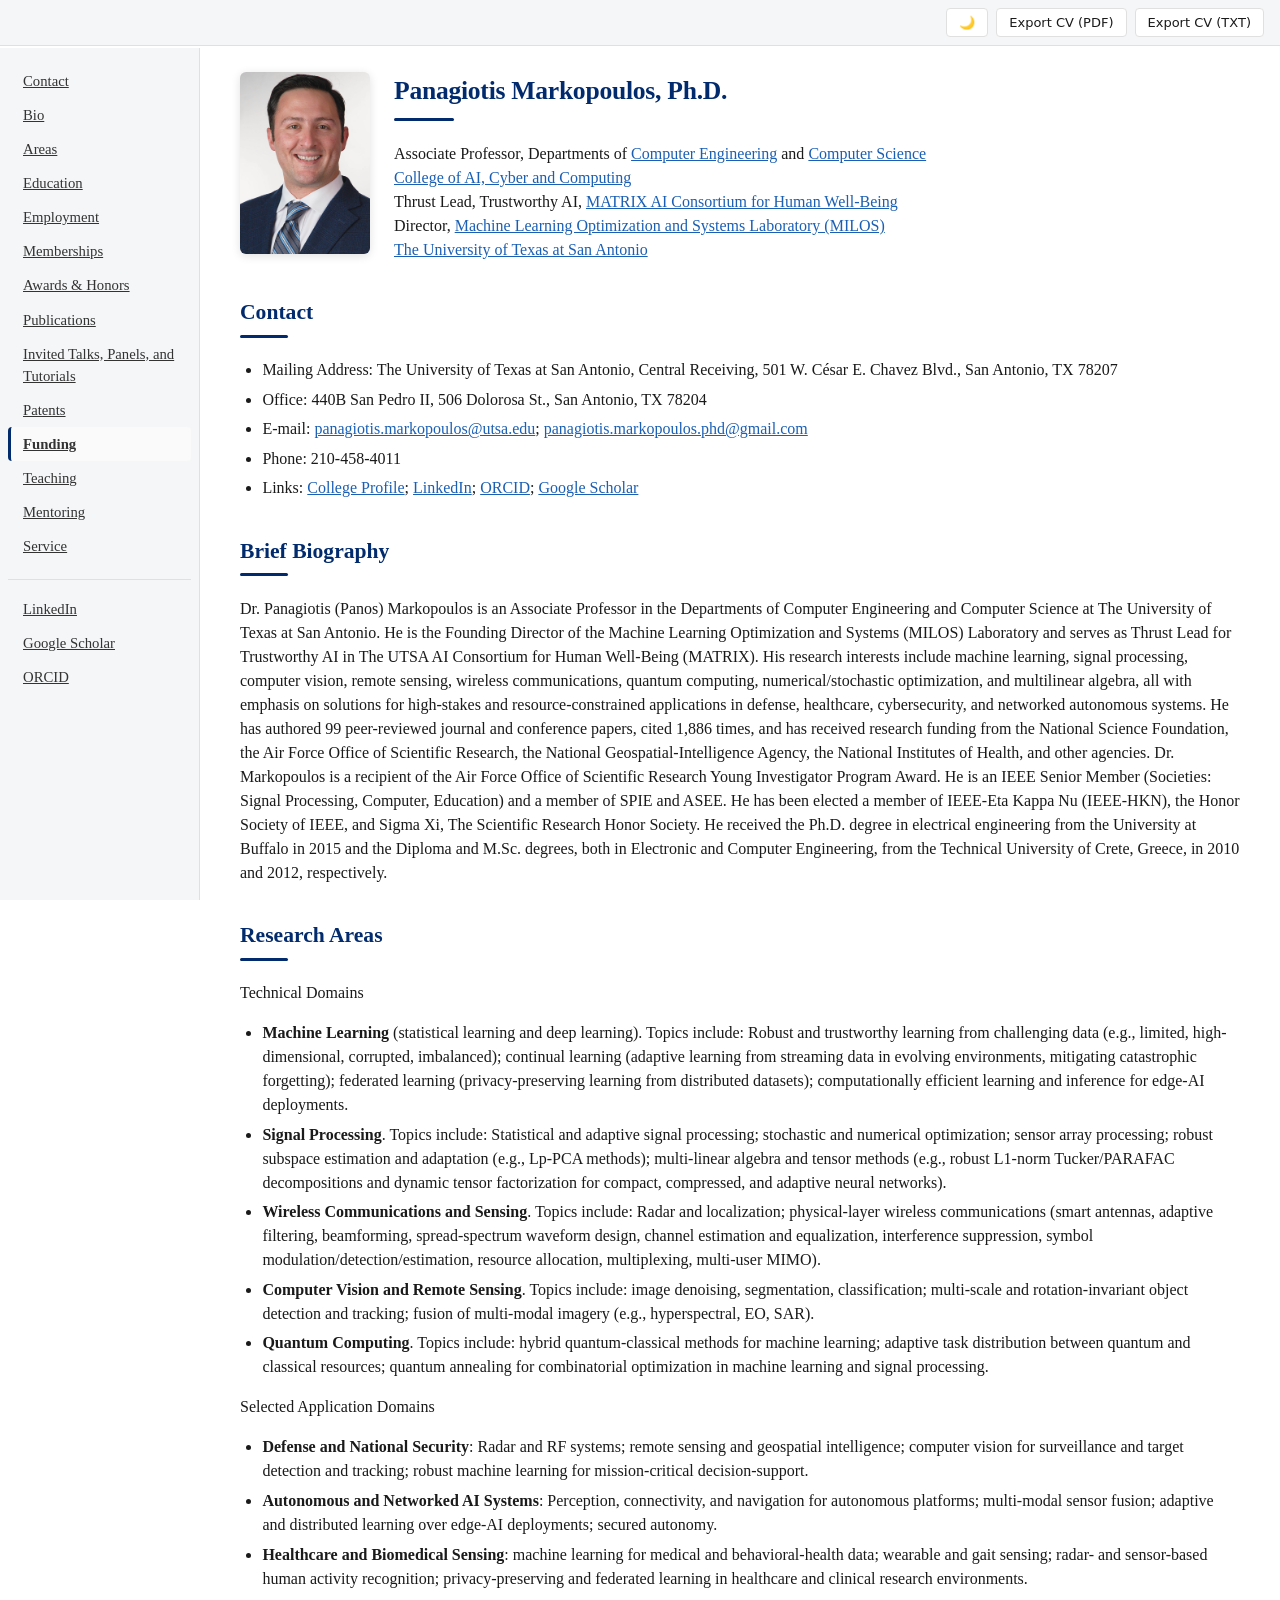
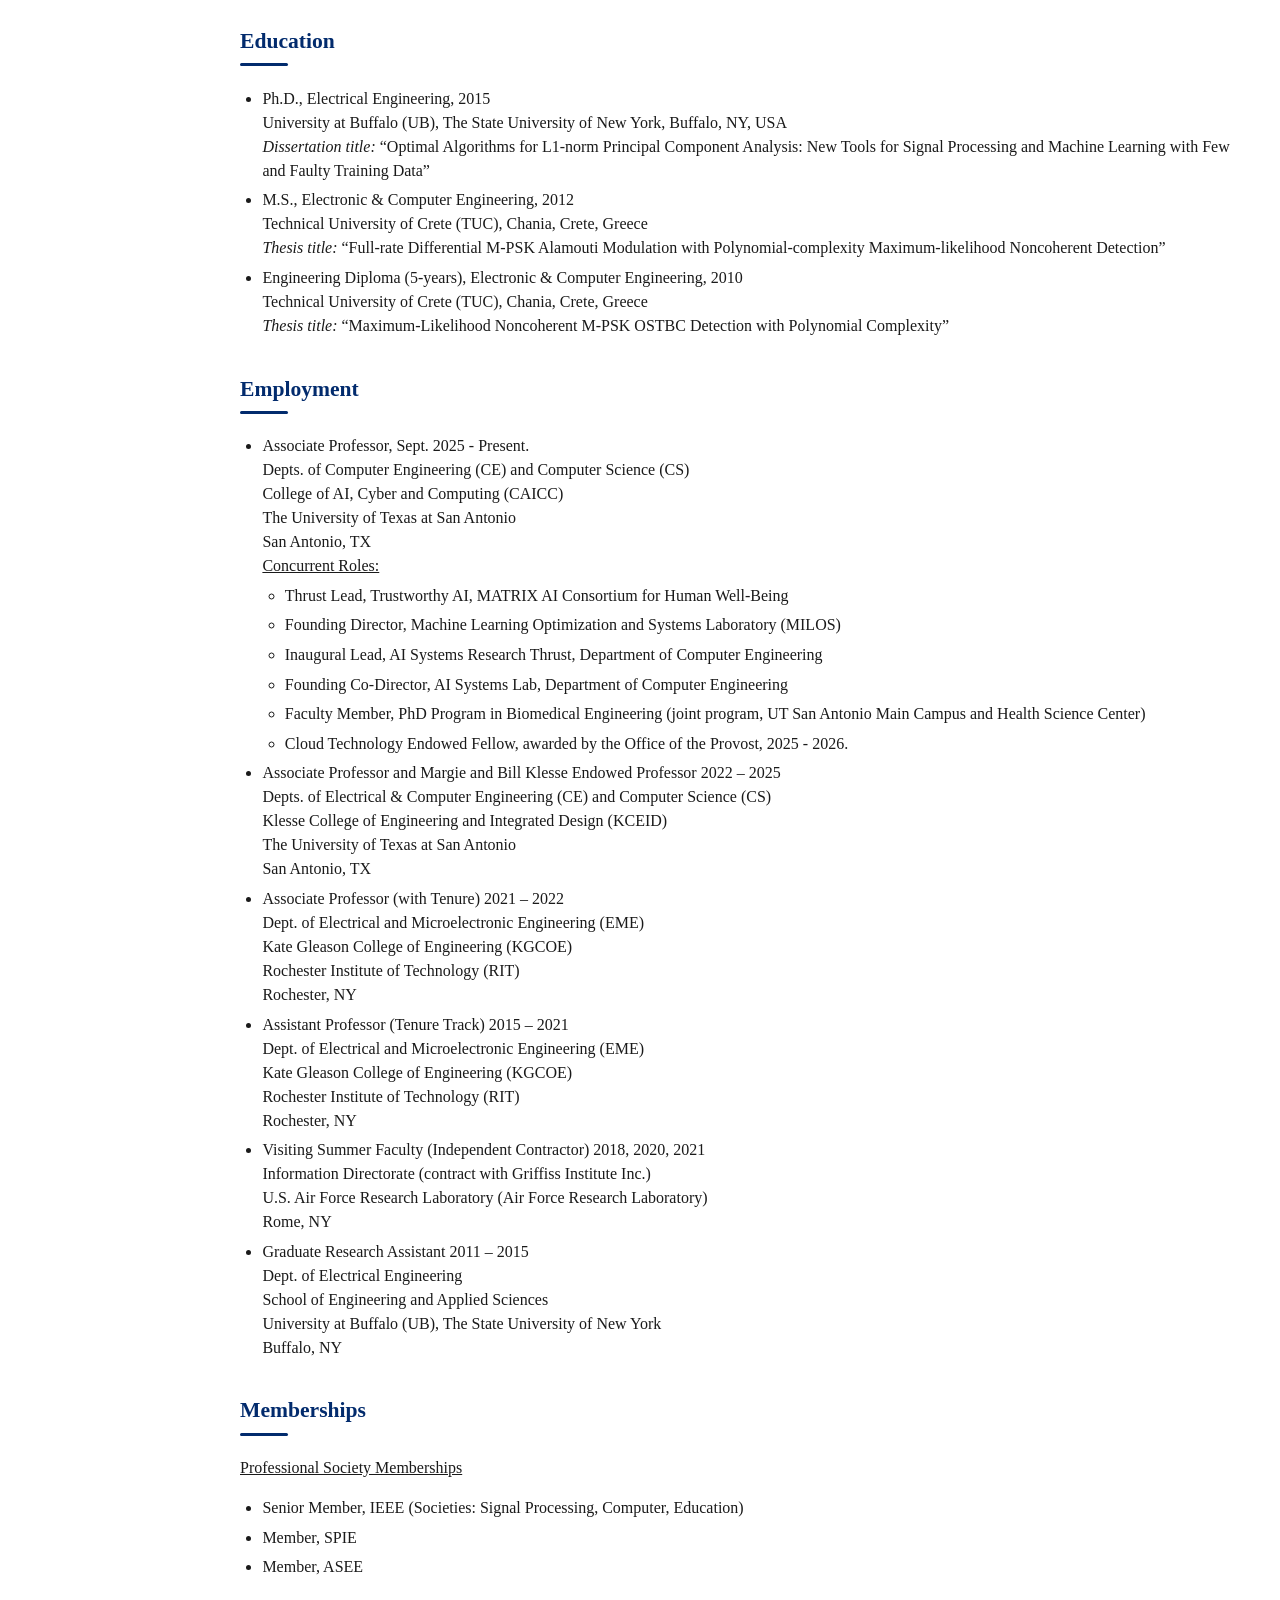
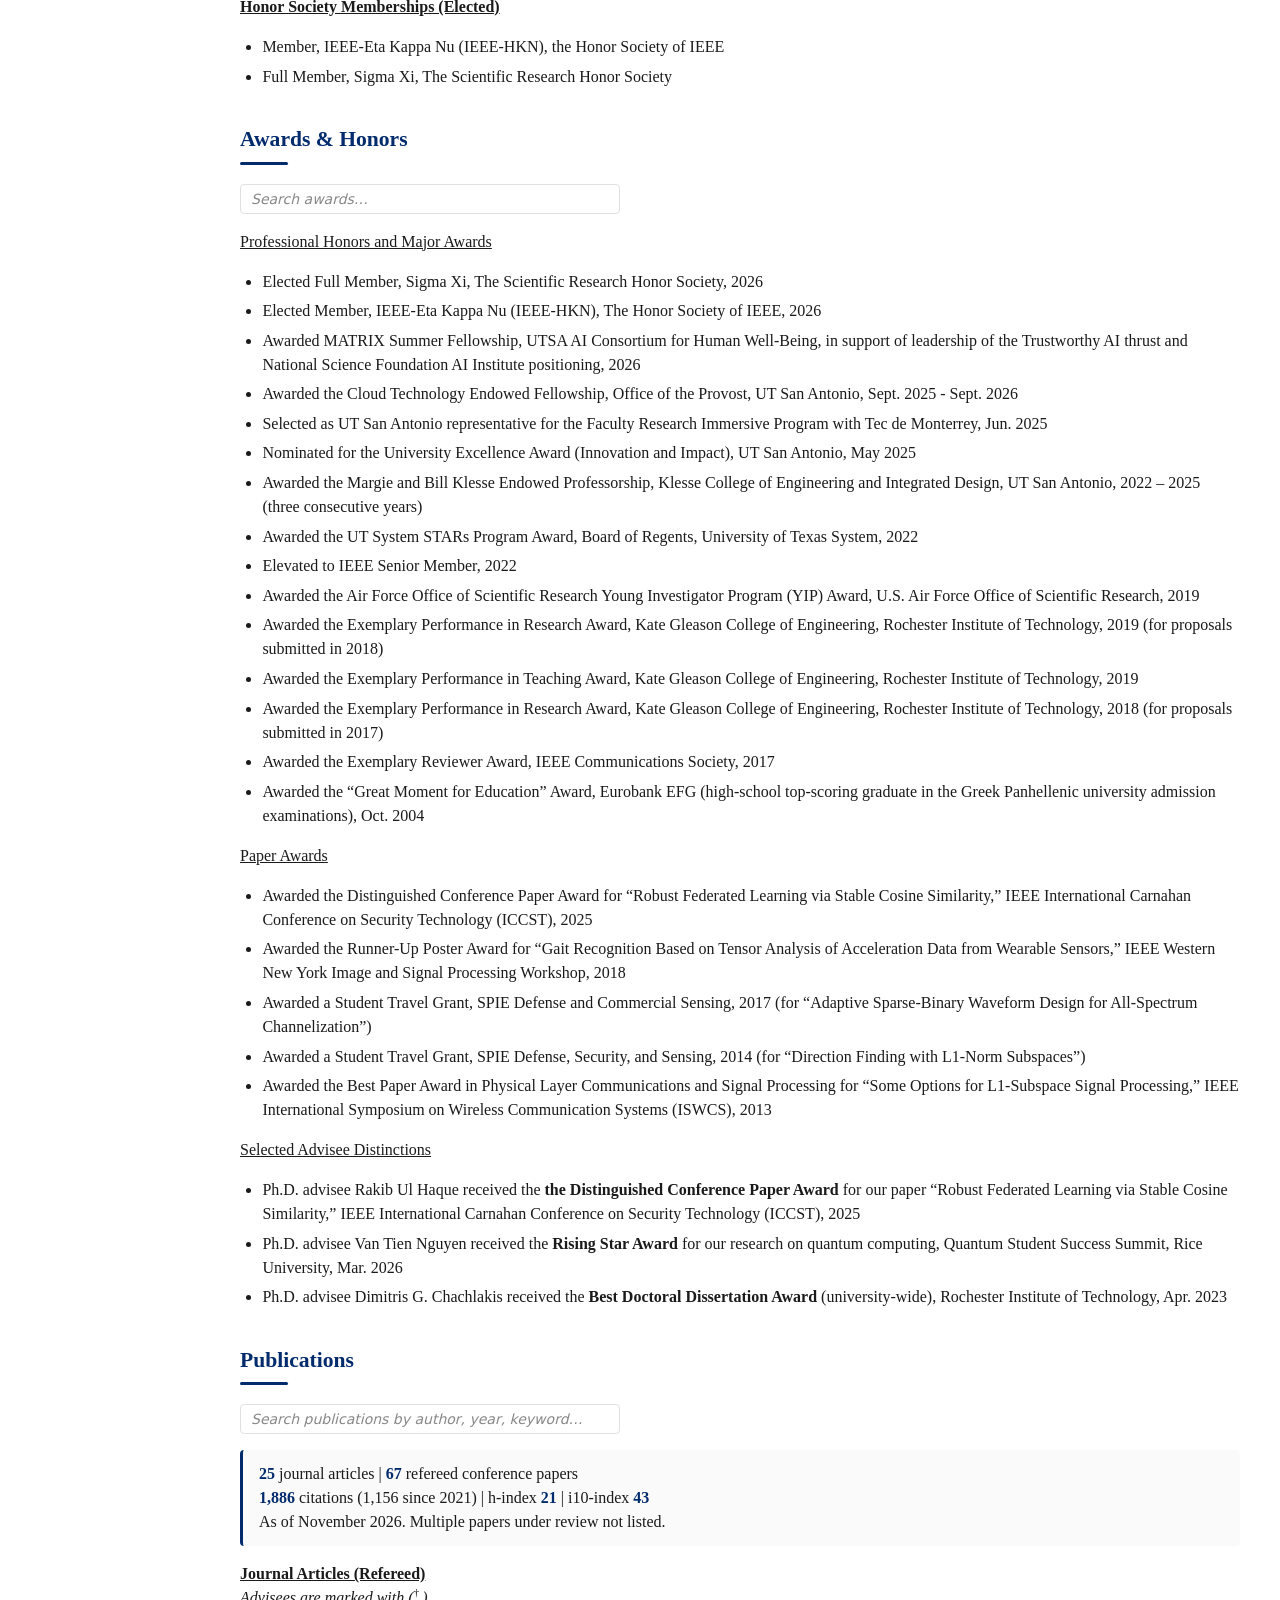
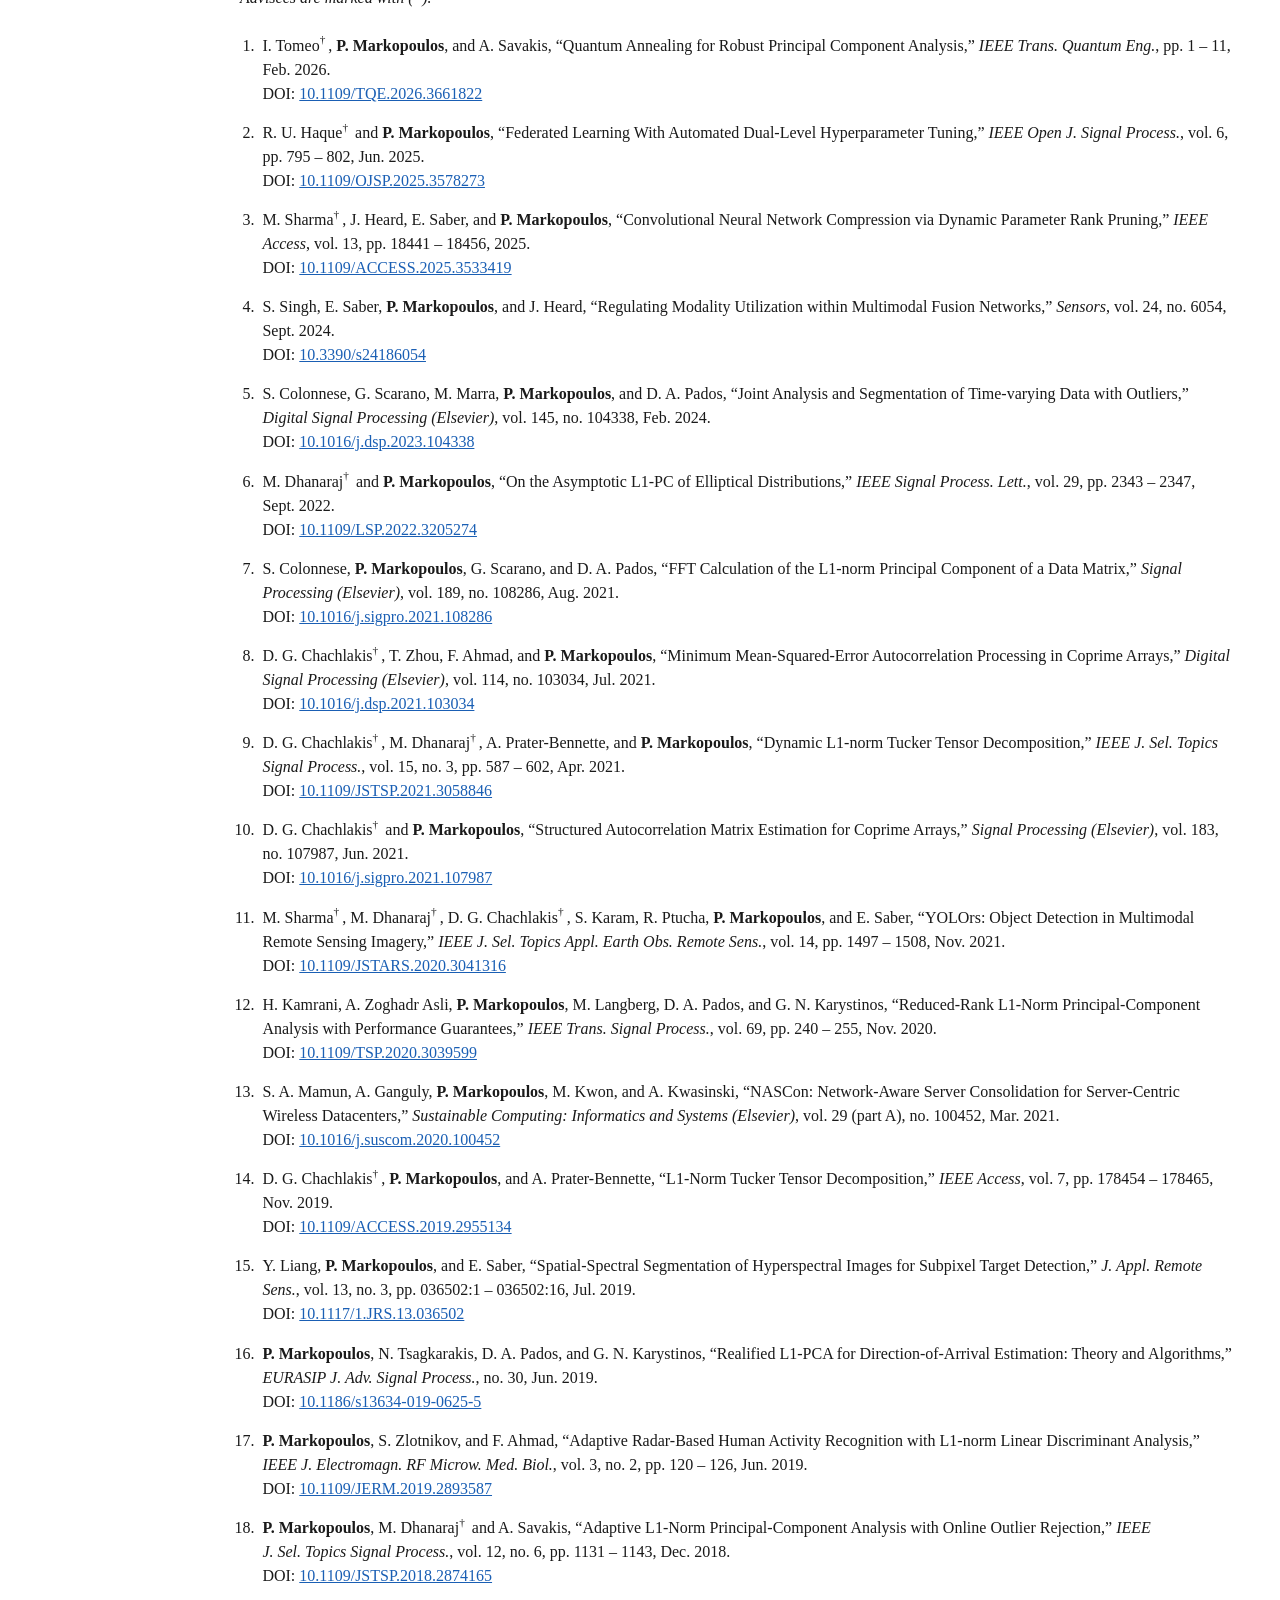
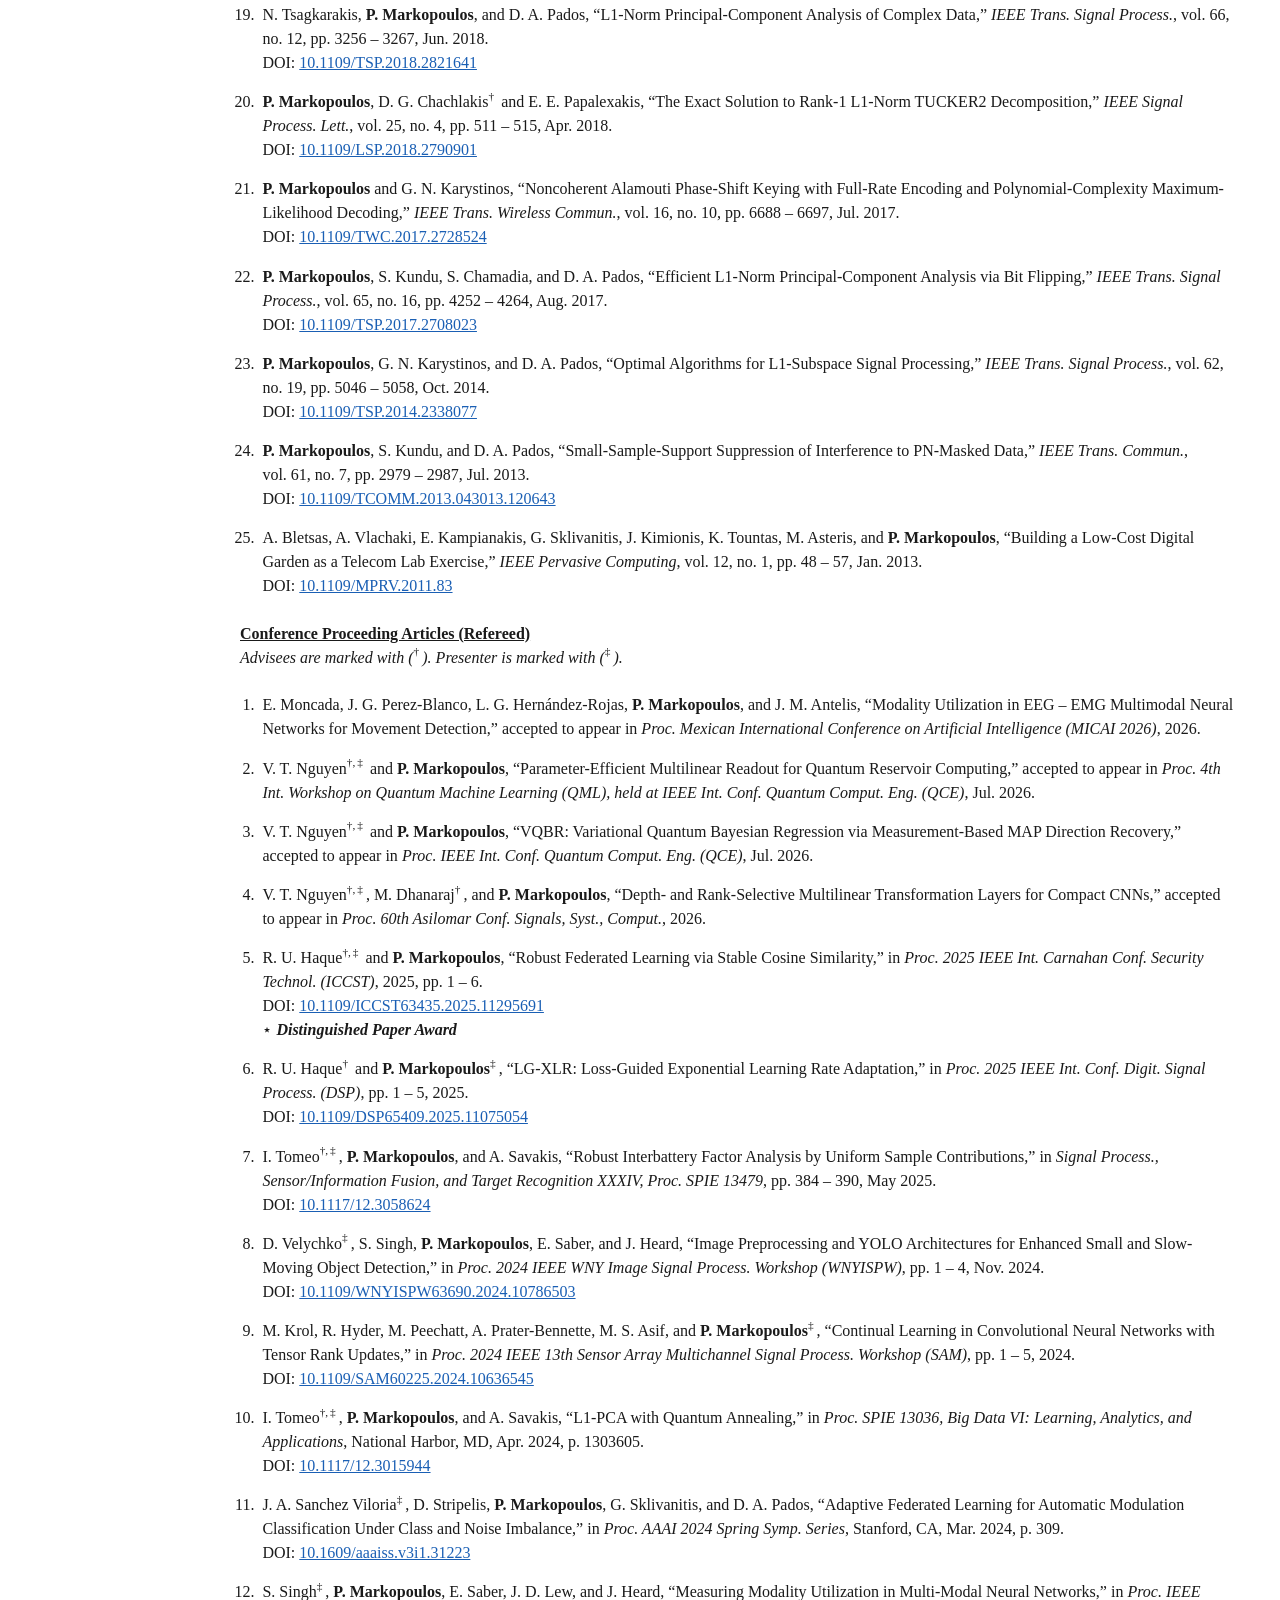
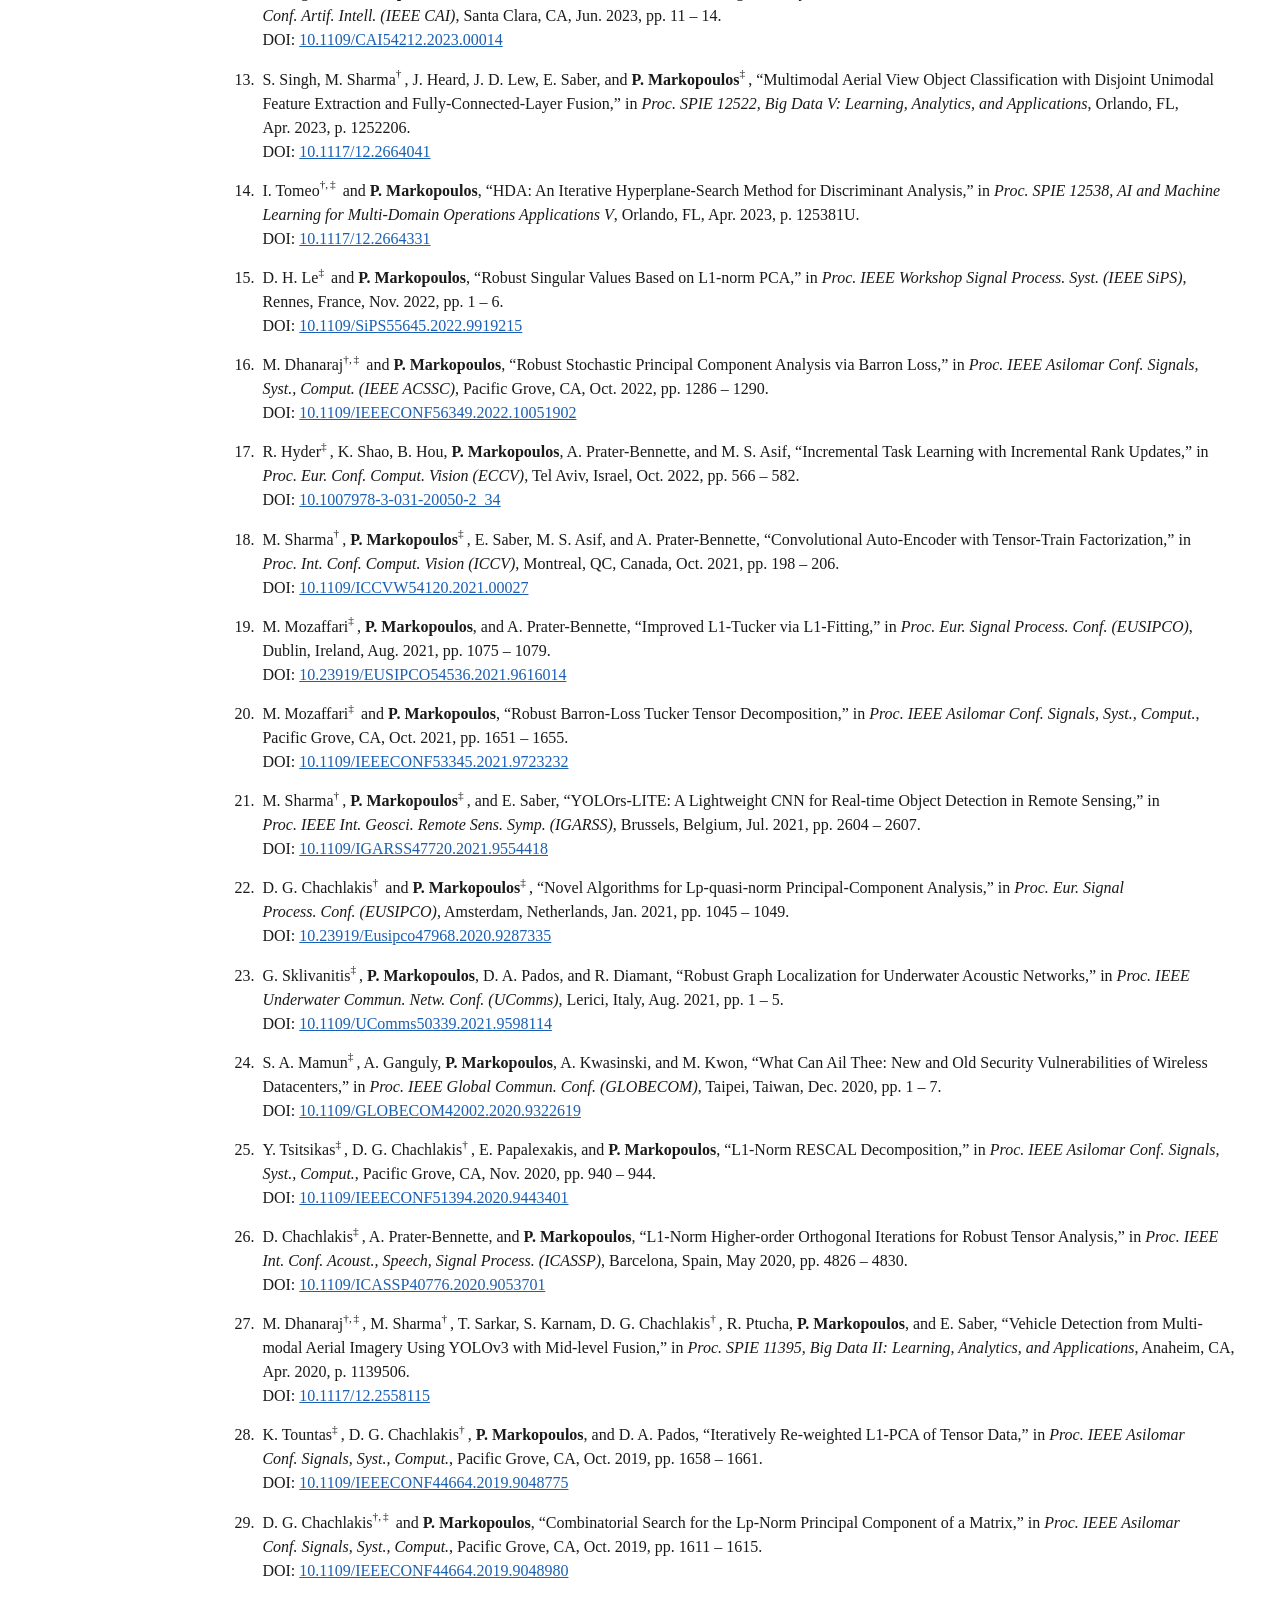
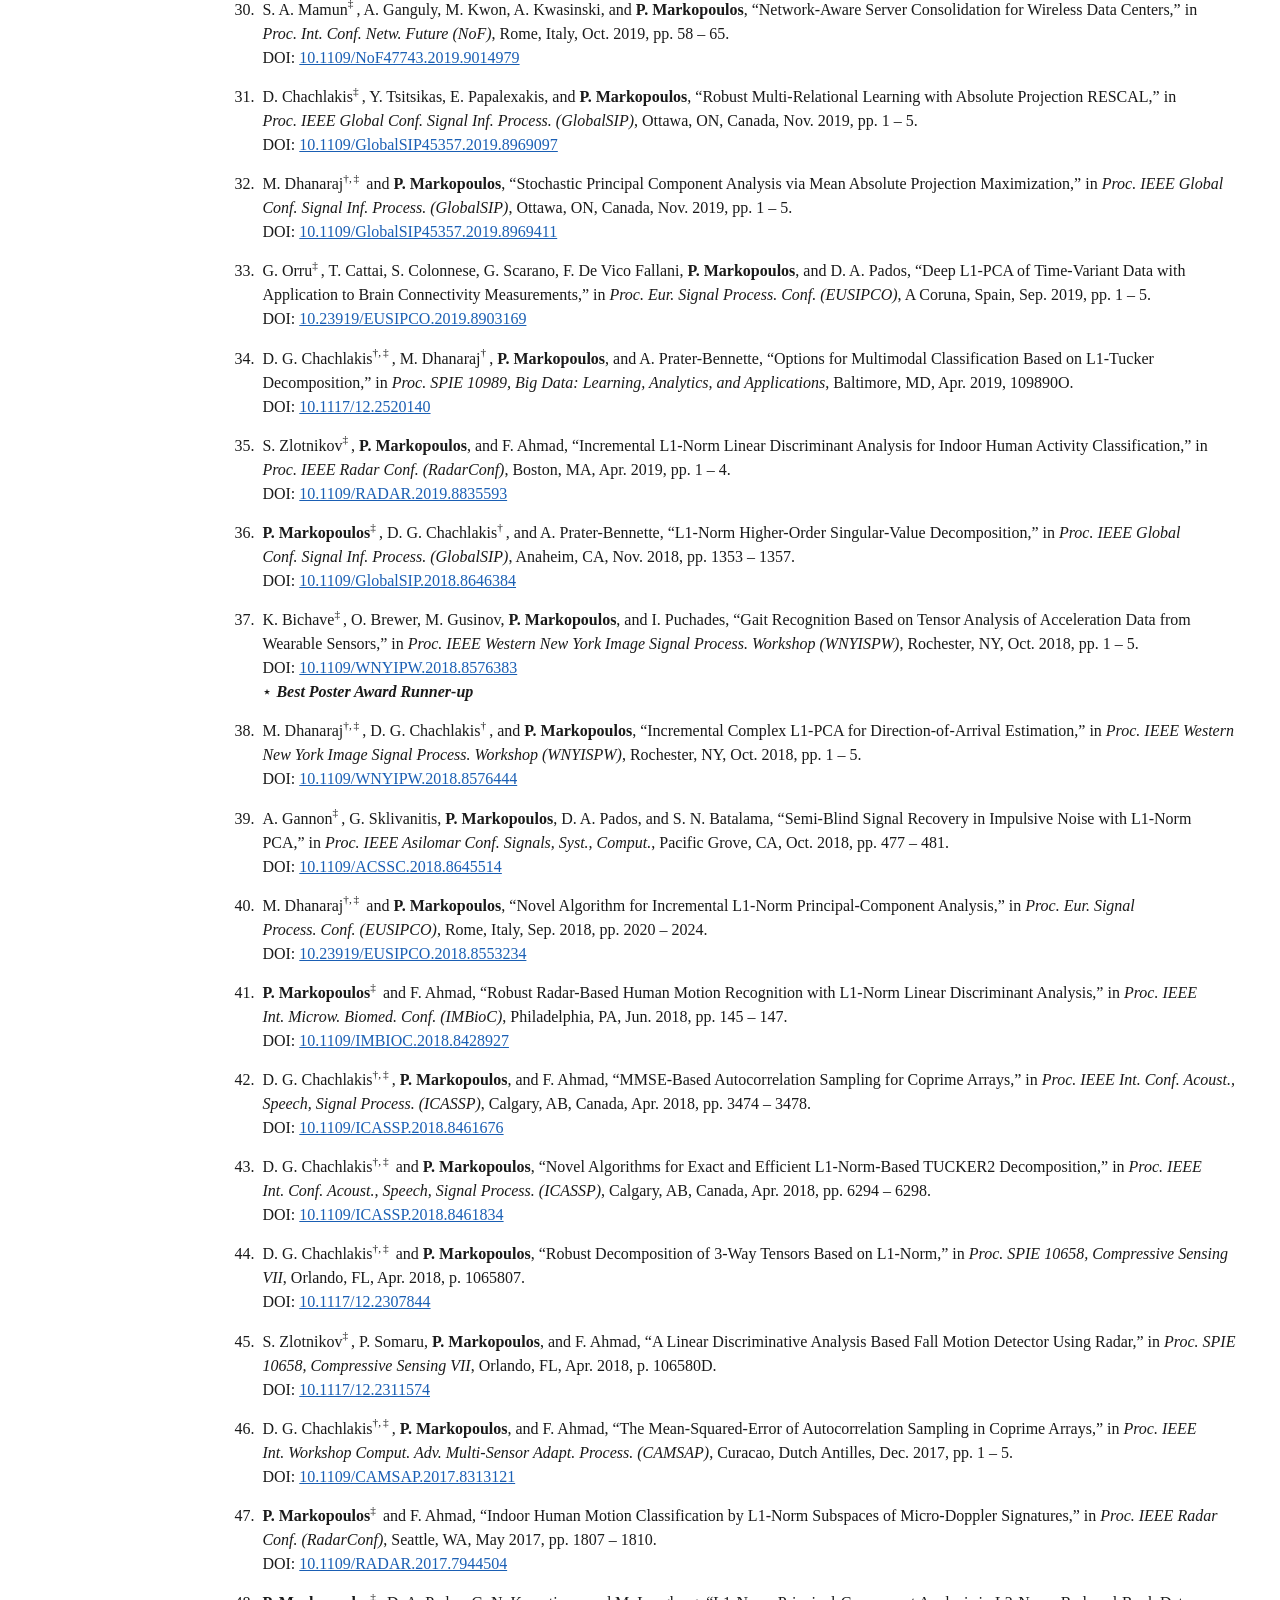
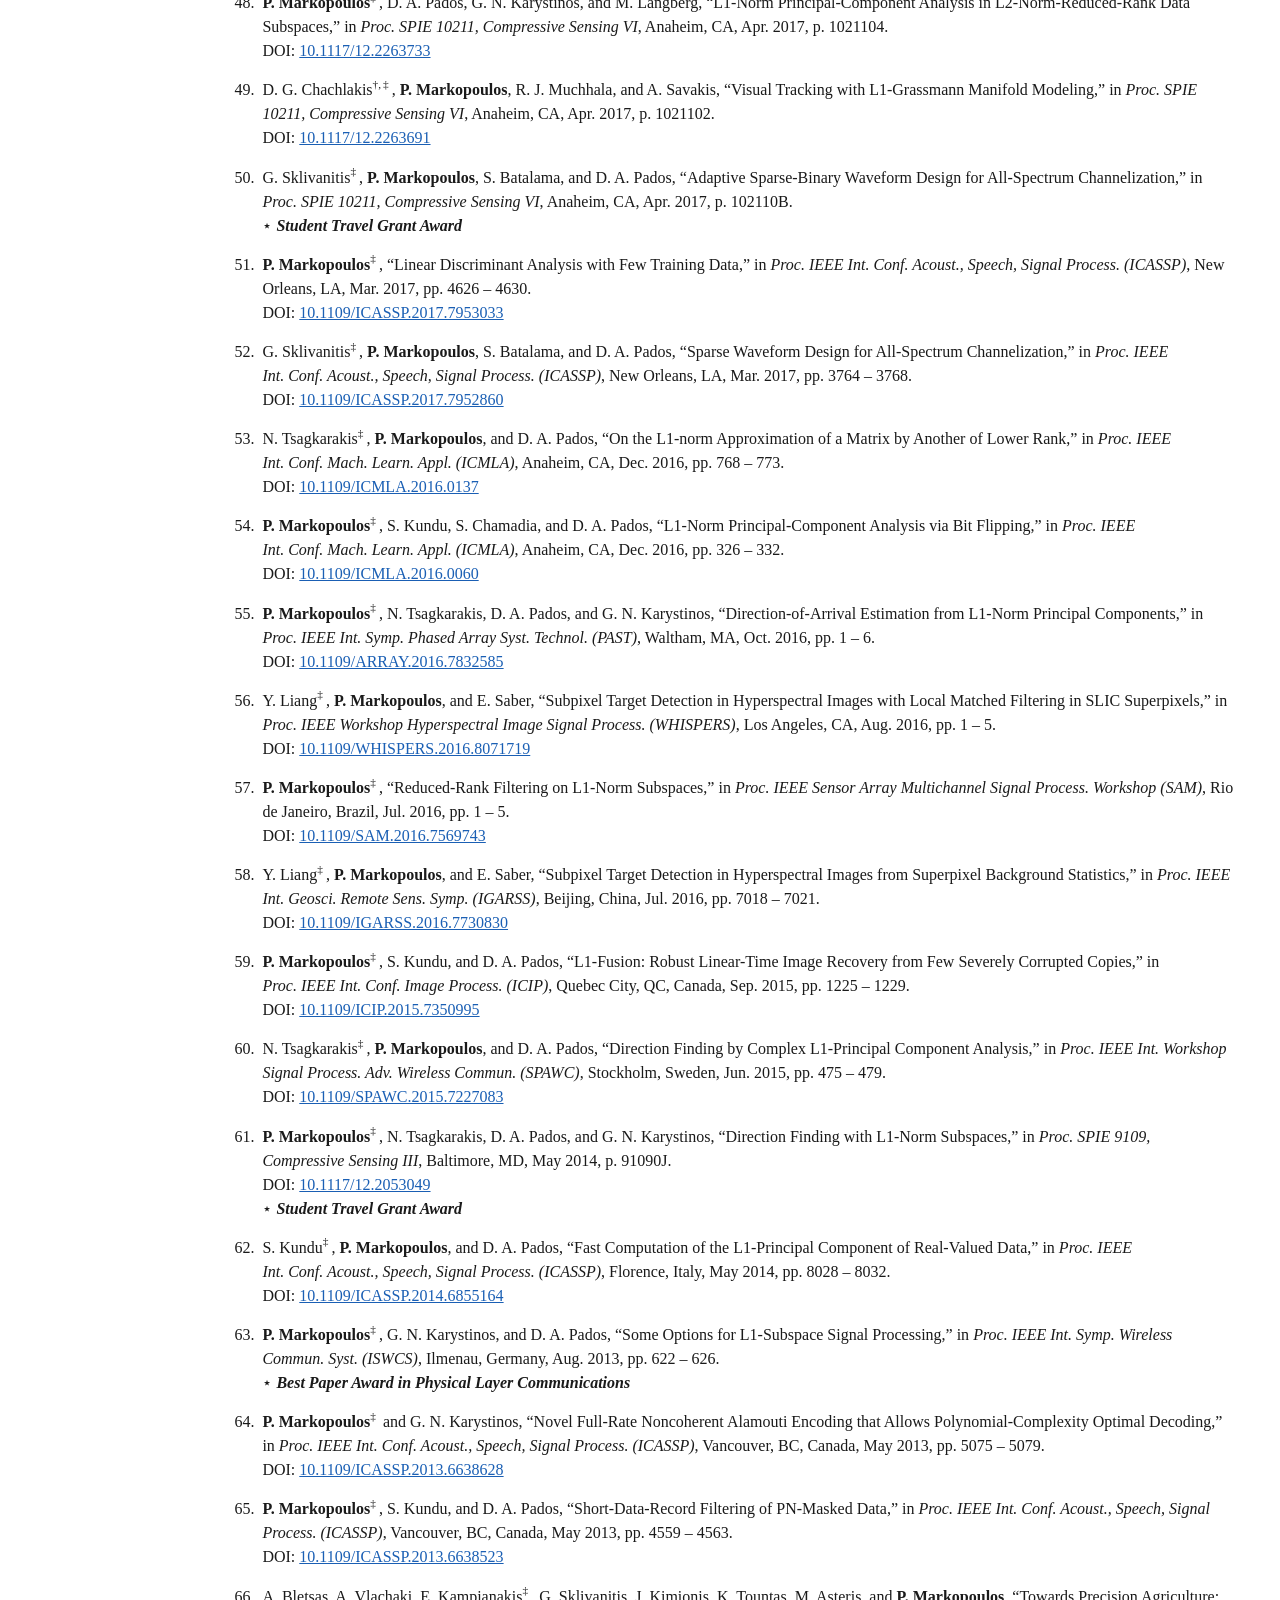
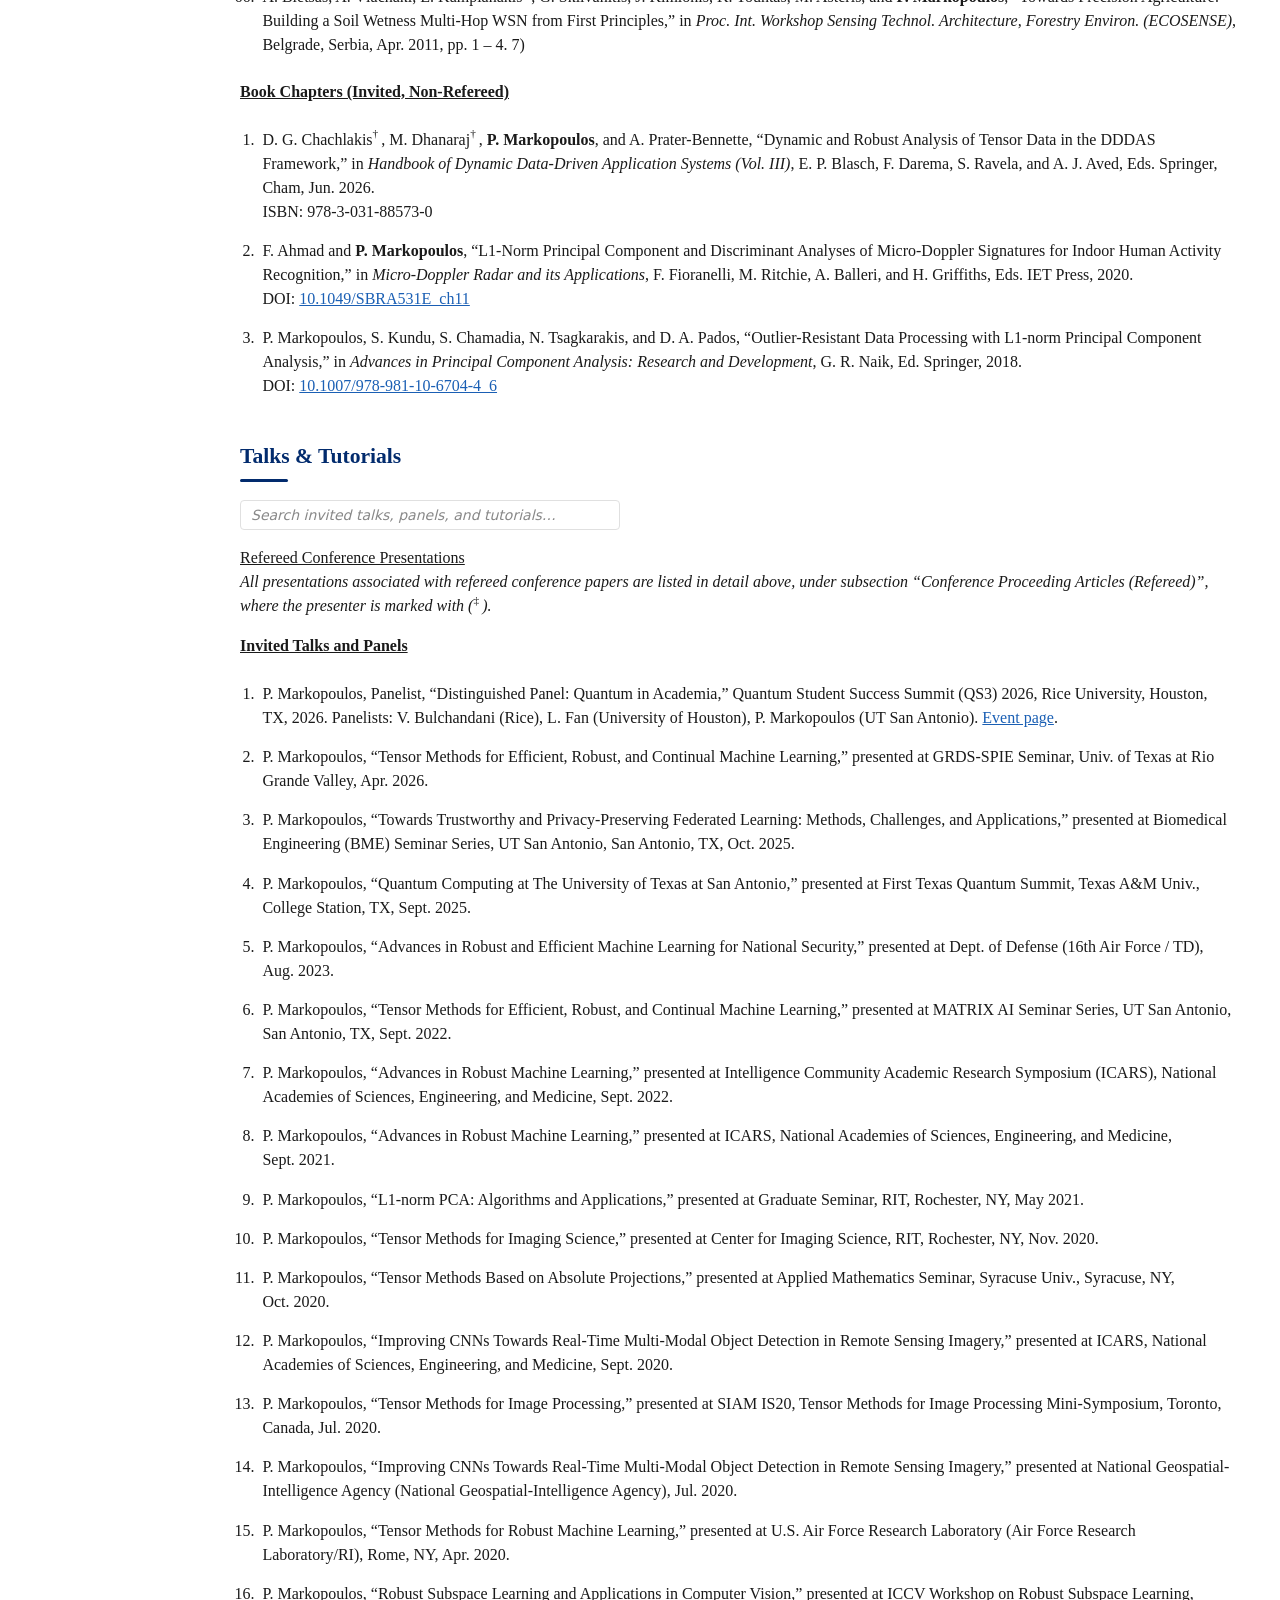
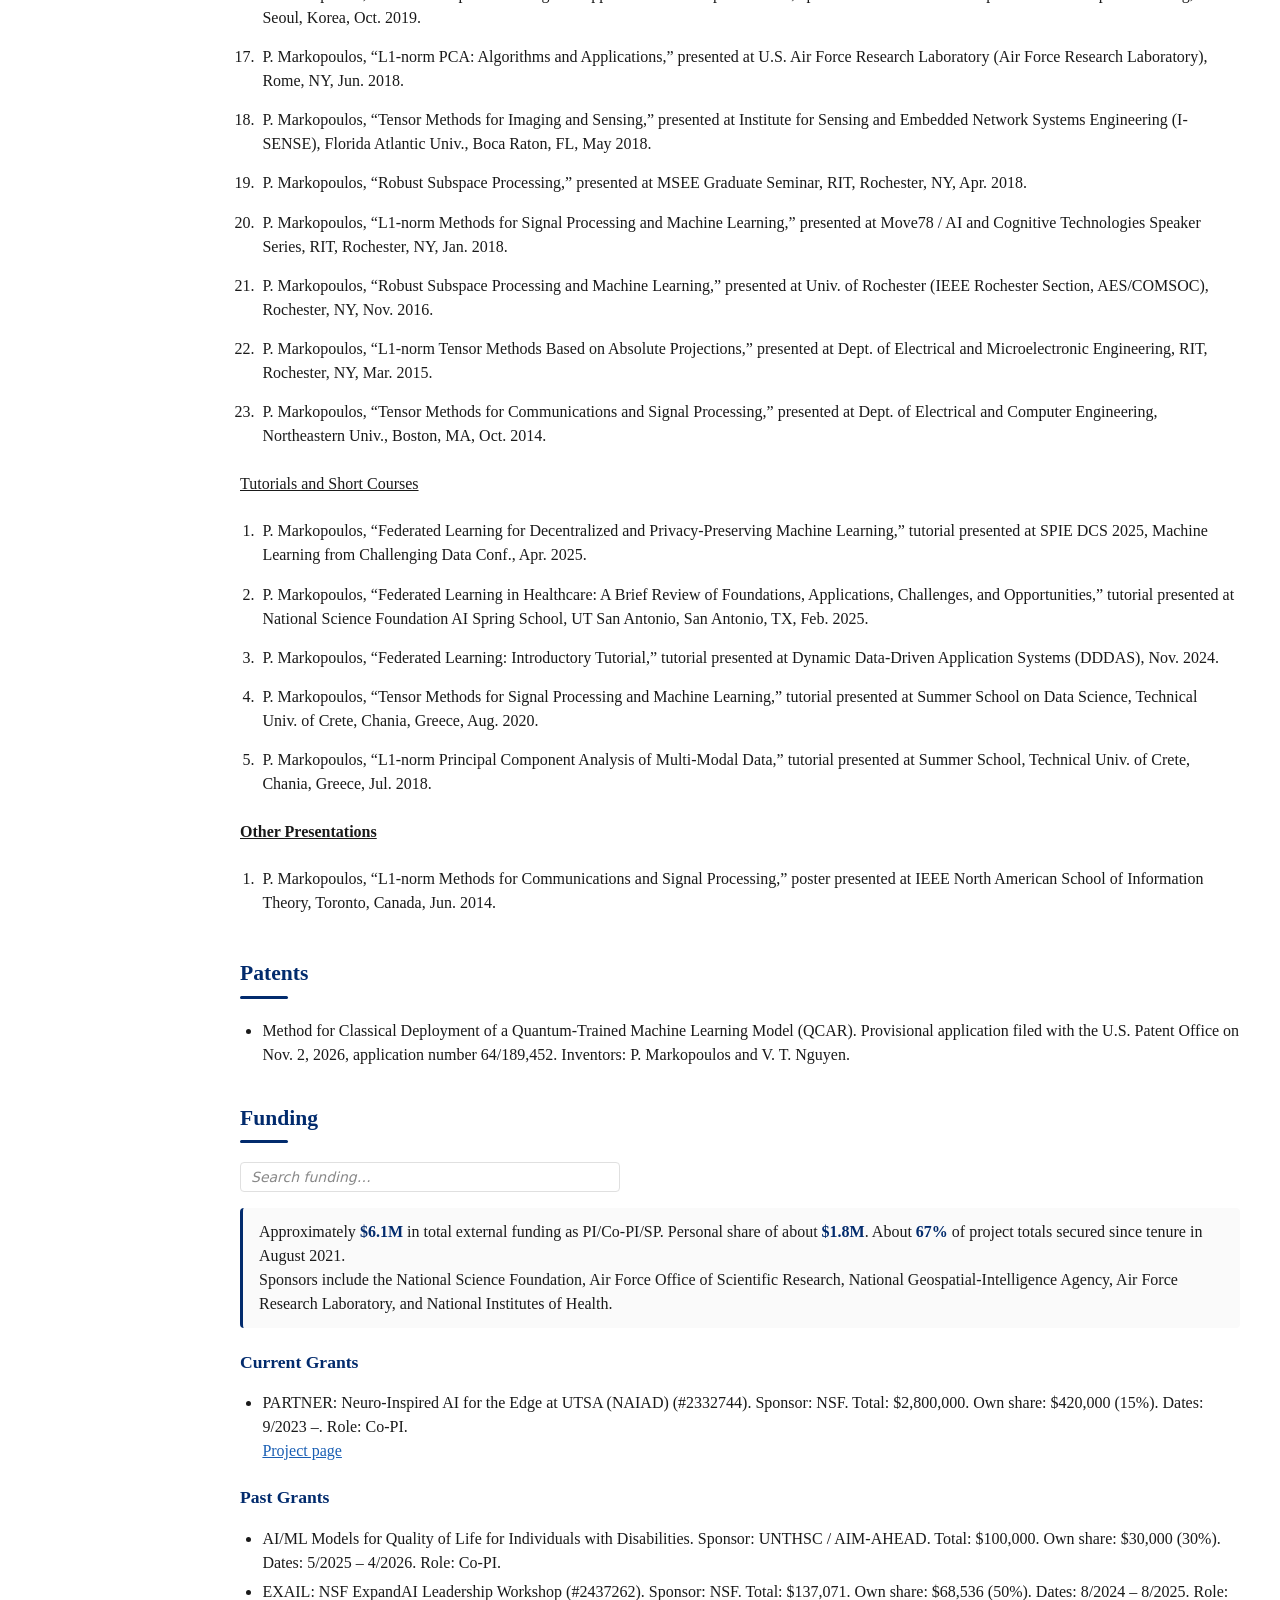
<file: index.html>
<!DOCTYPE html>
<html lang="en">
<head>
  <meta charset="utf-8" />
  <meta name="viewport" content="width=device-width, initial-scale=1.0" />
  <title>Panagiotis Markopoulos, Ph.D.</title>
  <style>
:root {
  --bg: #ffffff;
  --text: #1a1a1a;
  --heading: #022b6d;
  --link: #1a5fb4;
  --nav-bg: #f4f6f8;
  --nav-text: #333;
  --border: #e0e0e0;
  --accent: #022b6d;
  --card: #fafafa;
}
body.dark {
  --bg: #0f1115;
  --text: #e8eaed;
  --heading: #b4c9f0;
  --link: #9ecbff;
  --nav-bg: #1a1d23;
  --nav-text: #e0e0e0;
  --border: #2a2e36;
  --accent: #b4c9f0;
  --card: #161920;
}
body.dark h1, body.dark h2, body.dark strong { color: var(--heading); }
body.dark a { color: var(--link); }
* { box-sizing: border-box; }
body { padding-top: 48px;
  margin: 0;
  font-family: "Charter", "Bitstream Charter", "Liberation Serif", Georgia, serif;
  background: var(--bg);
  color: var(--text);
  line-height: 1.5;
  transition: background 0.2s, color 0.2s;
}
a { color: var(--link); text-decoration: underline; }
a:hover { text-decoration: underline; }
h1 {
  scroll-margin-top: 60px;
  font-size: 1.35em;
  color: var(--heading);
  
  padding-bottom: 0.2em;
  margin-top: 1.6em;
}
h2 { scroll-margin-top: 60px; font-size: 1.1em; color: var(--heading); margin-top: 1.2em; }
img { max-width: 100%; height: auto; }

/* Top bar */
.topbar {
  position: fixed; top: 0; left: 0; right: 0; z-index: 100;
  top: 0;
  z-index: 100;
  display: flex;
  justify-content: flex-end;
  align-items: center;
  gap: 8px;
  padding: 8px 16px;
  background: var(--nav-bg);
  border-bottom: 1px solid var(--border);
}
.topbar button {
  padding: 6px 12px;
  border: 1px solid var(--border);
  background: var(--bg);
  color: var(--text);
  border-radius: 4px;
  cursor: pointer;
  font-size: 13px;
  font-family: system-ui, sans-serif;
}
.topbar button:hover { background: var(--card); }

/* Layout */
.layout {
  display: flex;
  min-height: calc(100vh - 48px);
}
#layout-menu {
  width: 200px;
  flex-shrink: 0;
  background: var(--nav-bg);
  border-right: 1px solid var(--border);
  padding: 1em 0.5em;
  position: sticky;
  top: 48px;
  height: calc(100vh - 48px);
  overflow-y: auto;
}
#layout-menu a {
  display: block;
  padding: 6px 12px;
  color: var(--nav-text);
  font-size: 0.92em;
  border-radius: 4px;
}
#layout-menu a:hover { background: var(--card); text-decoration: none; }
#layout-content {
  flex: 1;
  padding: 1.5em 2.5em 3em;
  max-width: 1100px;
  margin: 0 auto;
}
#toptitle { font-size: 1.6em; margin-bottom: 0.4em; }
#toptitle strong { color: var(--heading); }
body.dark #toptitle strong { color: #e0ecff; }

/* Search */
#pub-search-container { margin: 0.8em 0 1em; }
#pub-search {
  width: 100%;
  max-width: 420px;
  padding: 8px 12px;
  border: 1px solid var(--border);
  border-radius: 4px;
  background: var(--bg);
  color: var(--text);
  font-size: 14px;
}
.hidden { display: none !important; }

/* Mobile */
.menu-toggle { display: none; }
.mobile-nav { display: none; position: fixed; top: 0; left: 0; right: 0; z-index: 100; }
@media (max-width: 900px) {
  .layout { flex-direction: column; }
  #layout-menu {
    display: none;
    width: 100%;
    height: auto;
    position: static;
    border-right: none;
    border-bottom: 1px solid var(--border);
  }
  #menu-toggle:checked ~ .layout #layout-menu { display: block; }
  .mobile-nav { display: block; padding: 8px 16px; background: var(--nav-bg); }
  #hamburger-btn { cursor: pointer; font-size: 1.4em; }
  #layout-content { padding: 1em 1.2em; max-width: none; margin: 0; }
  .cv-table { font-size: 0.88em; }
  .topbar { justify-content: space-between; }
}
@media (max-width: 600px) {
  .topbar button { padding: 5px 8px; font-size: 12px; }
  #layout-content { padding: 0.8em; }
}

/* Print / PDF styles aiming for clean academic CV look */
@media print {
  .topbar, #layout-menu, .mobile-nav, #pub-search-container { display: none !important; }
  body { padding-top: 48px; background: white; color: black; font-size: 10.5pt; }
  .layout { display: block; }
  #layout-content { margin: 0; padding: 0; max-width: none; }
  a { color: black; text-decoration: none; }
  h1 { page-break-after: avoid; border-bottom: 1px solid #333; }
  body.print-resume #sec\:research,
  body.print-resume #sec\:presentations,
  body.print-resume #sec\:service { display: none !important; }
  @page { margin: 0.7in; }
}
  
.section-search { margin: 0.5em 0 1em; }
.section-search input {
  width: 100%;
  max-width: 380px;
  padding: 6px 10px;
  border: 1px solid var(--border);
  border-radius: 4px;
  background: var(--bg);
  color: var(--text);
  font-size: 14px;
  font-family: system-ui, sans-serif;
}
@media print {
  .section-search, .topbar, #layout-menu, .mobile-nav, #back-top { display: none !important; }
  img { display: none !important; }
  body { padding-top: 48px; font-family: "Times New Roman", Times, serif !important; color: black !important; }
  a, h1, h2, strong { color: black !important; }
  body.print-pubs [id^="sec:"]:not(#sec\:research) { display: none !important; }
  @page {
  margin: 0.7in;
  size: letter;
  @bottom-center { content: counter(page); }
}
}

.cv-table { width:100%; border-collapse:collapse; margin:0.6em 0 1.2em; font-size:0.95em; }
.cv-table th, .cv-table td { border:1px solid var(--border); padding:5px 8px; text-align:left; vertical-align:top; }
.cv-table th { background:var(--nav-bg); font-weight:600; }
.cv-table small { color:#555; }
body.dark .cv-table small { color:#aaa; }
@media print {
  .cv-table th, .cv-table td { border-color:#000; }
  .cv-table th { background:#eee !important; }
  .cv-table { font-size:10pt; }
}

/* Screen-only polish */
@media screen {
  body { padding-top: 48px; background: linear-gradient(180deg, var(--bg) 0%, var(--bg) 100%); }
  #layout-menu {
    background: var(--nav-bg);
    border-right: 1px solid var(--border);
  }
  #layout-menu a {
    transition: background 0.15s, color 0.15s, padding-left 0.15s;
    border-left: 3px solid transparent;
  }
  #layout-menu a:hover {
    background: var(--card);
    border-left-color: var(--accent);
    padding-left: 14px;
  }
  h1 {
    position: relative;
  }
  h1::after {
    content: "";
    display: block;
    width: 48px;
    height: 3px;
    background: var(--accent);
    margin-top: 6px;
    border-radius: 2px;
  }
  .section-search input:focus {
    outline: none;
    border-color: var(--accent);
    box-shadow: 0 0 0 2px rgba(2,43,109,0.12);
  }
  body.dark .section-search input:focus {
    box-shadow: 0 0 0 2px rgba(180,201,240,0.2);
  }
  .topbar {
    backdrop-filter: blur(8px);
    background: color-mix(in srgb, var(--nav-bg) 92%, transparent);
  }
  #toptitle strong {
    letter-spacing: -0.01em;
  }
  .cv-table {
    border-radius: 6px;
    overflow: hidden;
    box-shadow: 0 1px 3px rgba(0,0,0,0.06);
  }
  body.dark .cv-table {
    box-shadow: 0 1px 3px rgba(0,0,0,0.3);
  }
  li p { margin: 0.35em 0; }
  a { transition: color 0.15s; }
}

@media screen {
  /* Smooth scroll */
  html { scroll-behavior: smooth; }
  /* Back-to-top button */
  #back-top {
    position: fixed;
    bottom: 24px;
    right: 24px;
    width: 40px;
    height: 40px;
    border-radius: 50%;
    border: 1px solid var(--border);
    background: var(--accent);
    color: white;
    cursor: pointer;
    display: none;
    align-items: center;
    justify-content: center;
    font-size: 18px;
    z-index: 90;
    box-shadow: 0 2px 8px rgba(0,0,0,0.12);
  }
  #back-top.visible { display: flex; }
  #back-top:hover { background: var(--link); }
  /* Slightly better list readability */
  ol, ul { padding-left: 1.4em; }
  /* Active menu hint */
  #layout-menu a.active {
    border-left-color: var(--accent);
    background: var(--card);
    font-weight: 600;
  }
}

@media screen {
  /* Soft accent line under the name */
  #toptitle {
    position: relative;
    padding-bottom: 0.4em;
  }
  #toptitle::after {
    content: "";
    display: block;
    width: 60px;
    height: 3px;
    background: var(--accent);
    margin: 8px 0 0;
    border-radius: 2px;
  }
  /* Subtle hover on list items in long sections */
  #sec\:research ~ ol li,
  #sec\:presentations ~ ol li,
  #sec\:service ~ ul li {
    transition: background 0.12s;
    border-radius: 4px;
    padding: 2px 4px;
    margin-left: -4px;
  }
  #sec\:research ~ ol li:hover,
  #sec\:presentations ~ ol li:hover,
  #sec\:service ~ ul li:hover {
    background: var(--card);
  }
  /* Photo soft shadow */
  #layout-content img {
    border-radius: 4px;
    box-shadow: 0 4px 16px rgba(0,0,0,0.12);
  }
  body.dark #layout-content img {
    box-shadow: 0 4px 16px rgba(0,0,0,0.4);
  }
  /* Search box placeholder style */
  .section-search input::placeholder {
    color: #888;
    font-style: italic;
  }
  body.dark .section-search input::placeholder {
    color: #777;
  }
}

@media screen {
  
  
  /* Keyboard focus visibility */
  a:focus-visible, button:focus-visible, input:focus-visible {
    outline: 2px solid var(--accent);
    outline-offset: 2px;
  }
  /* Slightly better table header contrast */
  .cv-table th { font-size: 0.9em; letter-spacing: 0.02em; }
}

.stat-box {
  background: var(--card);
  border-left: 3px solid var(--accent);
  padding: 12px 16px;
  margin: 12px 0 16px;
  border-radius: 4px;
  
}
.stat-box strong { color: var(--heading); }
</style>
</head>
<body>
<input type="checkbox" id="menu-toggle" class="menu-toggle">
<div class="topbar">
  <button id="theme-toggle" title="Toggle theme">🌙</button>
  <button onclick="exportCV()">Export CV (PDF)</button>
    <button onclick="exportCVTxt()">Export CV (TXT)</button>
</div>
<div class="mobile-nav">
  <label for="menu-toggle" id="hamburger-btn">☰ Menu</label>
</div>
<div class="layout">
  <nav id="layout-menu">
    <a href="#sec:contact" target="_blank" rel="noopener noreferrer">Contact</a>
    <a href="#sec:bio" target="_blank" rel="noopener noreferrer">Bio</a>
    <a href="#sec:areas" target="_blank" rel="noopener noreferrer">Areas</a>
    <a href="#sec:education" target="_blank" rel="noopener noreferrer">Education</a>
    <a href="#sec:employment" target="_blank" rel="noopener noreferrer">Employment</a>
    <a href="#sec:member" target="_blank" rel="noopener noreferrer">Memberships</a>
    <a href="#sec:awards" target="_blank" rel="noopener noreferrer">Awards & Honors</a>
    <a href="#sec:research" target="_blank" rel="noopener noreferrer">Publications</a>
    <a href="#sec:presentations" target="_blank" rel="noopener noreferrer">Invited Talks, Panels, and Tutorials</a>
    <a href="#sec:ip" target="_blank" rel="noopener noreferrer">Patents</a>
    <a href="#sec:grants" target="_blank" rel="noopener noreferrer">Funding</a>
    <a href="#sec:teaching" target="_blank" rel="noopener noreferrer">Teaching</a>
    <a href="#sec:team" target="_blank" rel="noopener noreferrer">Mentoring</a>
    <a href="#sec:service" target="_blank" rel="noopener noreferrer">Service</a>
  
  <div style="margin-top:16px; padding-top:12px; border-top:1px solid var(--border);">
    <a href="https://www.linkedin.com/in/panagiotis-panos-markopoulos-phd-750b5842/" target="_blank">LinkedIn</a>
    <a href="https://scholar.google.com/citations?user=8NPXGZkAAAAJ" target="_blank">Google Scholar</a>
    <a href="https://orcid.org/0000-0001-9686-779X" target="_blank">ORCID</a>
  </div>
</nav>
  <div id="layout-content">
<div style="display:flex; align-items:flex-start; gap:24px; margin-bottom:1.5em;">
<img src="./markopoulos.png" alt="Dr. Panagiotis Markopoulos" style="width:130px; border-radius:6px; box-shadow:0 2px 10px rgba(0,0,0,0.12); flex-shrink:0;">
<div>
<div id="toptitle">
  <span><strong>Panagiotis Markopoulos, Ph.D.</strong></span>
</div>
<p style="margin:0.2em 0 0;">
  Associate Professor, Departments of
  <a href="https://caicc.utsa.edu/computer-engineering/" target="_blank" rel="noopener noreferrer">Computer Engineering</a>
  and
  <a href="https://caicc.utsa.edu/computer-science/" target="_blank" rel="noopener noreferrer">Computer Science</a><br>
  <a href="https://caicc.utsa.edu/" target="_blank" rel="noopener noreferrer">College of AI, Cyber and Computing</a><br>
  Thrust Lead, Trustworthy AI,
  <a href="https://ai.utsa.edu/" target="_blank" rel="noopener noreferrer">
    MATRIX AI Consortium for Human Well-Being
  </a><br>
  Director,
  <a href="https://www.milos-lab.org/" target="_blank" rel="noopener noreferrer">
    Machine Learning Optimization and Systems Laboratory (MILOS)
  </a><br>
  <a href="https://utsa.edu/" target="_blank" rel="noopener noreferrer">
    The University of Texas at San Antonio
  </a>
</p></div></div>
  



<h1 id="sec:contact">Contact</h1>
<ul>
<li><p>Mailing Address: The University of Texas at San Antonio, Central Receiving, 501 W. César E. Chavez Blvd., San Antonio, TX 78207</p></li>
<li><p>Office: 440B San Pedro II, 506 Dolorosa St., San Antonio, TX 78204</p></li>
<li><p>E-mail: <a href="mailto:panagiotis.markopoulos@utsa.edu" target="_blank" rel="noopener noreferrer">panagiotis.markopoulos@utsa.edu</a>; <a href="mailto:panagiotis.markopoulos.phd@gmail.com" target="_blank" rel="noopener noreferrer">panagiotis.markopoulos.phd@gmail.com</a></p></li>
<li><p>Phone: 210-458-4011</p></li>
<li>
  <p>Links: 
  <a href="https://caicc.utsa.edu/faculty/profiles/markopoulos-panagiotis.html" target="_blank" rel="noopener noreferrer">College Profile</a>;
  
  <a href="https://www.linkedin.com/in/panagiotis-panos-markopoulos-phd-750b5842/" target="_blank" rel="noopener noreferrer">LinkedIn</a>; 
  <a href="https://orcid.org/0000-0001-9686-779X" target="_blank" rel="noopener noreferrer">ORCID</a>; 
  <a href="https://scholar.google.com/citations?user=8NPXGZkAAAAJ&hl=en" target="_blank" rel="noopener noreferrer">Google Scholar</a>
  </p> 
</li>
</ul>


<!-- EDIT FROM HERE -->



<h1 id="sec:bio">Brief Biography</h1>
<p>Dr. Panagiotis (Panos) Markopoulos is an Associate Professor in the Departments of Computer
Engineering and Computer Science at The University of Texas at San
Antonio. He is the Founding Director of the Machine Learning
Optimization and Systems (MILOS) Laboratory and serves as Thrust Lead
for Trustworthy AI in The UTSA AI Consortium for Human Well-Being
(MATRIX). His research interests include machine learning, signal
processing, computer vision, remote sensing, wireless communications,
quantum computing, numerical/stochastic optimization, and multilinear
algebra, all with emphasis on solutions for high-stakes and
resource-constrained applications in defense, healthcare, cybersecurity,
and networked autonomous systems. He has authored 99 peer-reviewed journal and conference papers, cited 1,886 times, and has received research funding from the National Science Foundation, the Air Force Office of Scientific Research, the National Geospatial-Intelligence Agency, the National Institutes of Health, and other agencies. Dr. Markopoulos is a recipient of the Air Force Office of Scientific Research Young
Investigator Program Award. He is an IEEE Senior Member (Societies: Signal Processing, Computer, Education) and a member of
SPIE and ASEE. He has been elected a member of IEEE-Eta Kappa Nu
(IEEE-HKN), the Honor Society of IEEE, and Sigma Xi, The Scientific
Research Honor Society. He received the Ph.D. degree in electrical
engineering from the University at Buffalo in 2015 and the Diploma and
M.Sc. degrees, both in Electronic and Computer Engineering, from the
Technical University of Crete, Greece, in 2010 and 2012,
respectively.</p>
<h1 id="sec:areas">Research Areas</h1>
<p>Technical Domains</p>
<ul>
<li><p><strong>Machine Learning</strong> (statistical learning
and deep learning). Topics include: Robust and trustworthy learning from
challenging data (e.g., limited, high-dimensional, corrupted,
imbalanced); continual learning (adaptive learning from streaming data
in evolving environments, mitigating catastrophic forgetting); federated
learning (privacy-preserving learning from distributed datasets);
computationally efficient learning and inference for edge-AI
deployments.</p></li>
<li><p><strong>Signal Processing</strong>. Topics include:
Statistical and adaptive signal processing; stochastic and numerical
optimization; sensor array processing; robust subspace estimation and
adaptation (e.g., Lp-PCA methods); multi-linear algebra and tensor
methods (e.g., robust L1-norm Tucker/PARAFAC decompositions and dynamic
tensor factorization for compact, compressed, and adaptive neural
networks).</p></li>
<li><p><strong>Wireless Communications and Sensing</strong>.
Topics include: Radar and localization; physical-layer wireless
communications (smart antennas, adaptive filtering, beamforming,
spread-spectrum waveform design, channel estimation and equalization,
interference suppression, symbol modulation/detection/estimation,
resource allocation, multiplexing, multi-user MIMO).</p></li>
<li><p><strong>Computer Vision and Remote Sensing</strong>.
Topics include: image denoising, segmentation, classification;
multi-scale and rotation-invariant object detection and tracking; fusion
of multi-modal imagery (e.g., hyperspectral, EO, SAR).</p></li>
<li><p><strong>Quantum Computing</strong>. Topics include: hybrid
quantum-classical methods for machine learning; adaptive task
distribution between quantum and classical resources; quantum annealing
for combinatorial optimization in machine learning and signal
processing.</p></li>
</ul>
<p>Selected Application Domains</p>
<ul>
<li><p><strong>Defense and National Security</strong>: Radar and
RF systems; remote sensing and geospatial intelligence; computer vision
for surveillance and target detection and tracking; robust machine
learning for mission-critical decision-support.</p></li>
<li><p><strong>Autonomous and Networked AI Systems</strong>:
Perception, connectivity, and navigation for autonomous platforms;
multi-modal sensor fusion; adaptive and distributed learning over
edge-AI deployments; secured autonomy.</p></li>
<li><p><strong>Healthcare and Biomedical Sensing</strong>:
machine learning for medical and behavioral-health data; wearable and
gait sensing; radar- and sensor-based human activity recognition;
privacy-preserving and federated learning in healthcare and clinical
research environments.</p></li>
</ul>
<h1 id="sec:education">Education</h1>
<ul>
<li><p>Ph.D., Electrical Engineering, 2015<br />
University at Buffalo (UB), The State University of New York, Buffalo,
NY, USA<br />
<em>Dissertation title:</em> “Optimal Algorithms for L1-norm Principal
Component Analysis: New Tools for Signal Processing and Machine Learning
with Few and Faulty Training Data”</p></li>
<li><p>M.S., Electronic &amp; Computer Engineering, 
2012<br />
Technical University of Crete (TUC), Chania, Crete, Greece<br />
<em>Thesis title:</em> “Full-rate Differential M-PSK Alamouti Modulation
with Polynomial-complexity Maximum-likelihood Noncoherent
Detection”</p></li>
<li><p>Engineering Diploma (5-years), Electronic &amp; Computer
Engineering, 2010<br />
Technical University of Crete (TUC), Chania, Crete, Greece<br />
<em>Thesis title:</em> “Maximum-Likelihood Noncoherent M-PSK OSTBC
Detection with Polynomial Complexity”</p></li>
</ul>
<h1 id="sec:employment">Employment</h1>
<ul>
<li><p>Associate Professor, Sept. 2025 - Present.<br />
Depts. of Computer Engineering (CE) and Computer Science (CS)<br />
College of AI, Cyber and Computing (CAICC)<br />
The University of Texas at San Antonio<br />
San Antonio, TX<br />
<u>Concurrent Roles:</u></p>
<ul>
<li><p>Thrust Lead, Trustworthy AI, MATRIX AI Consortium for Human Well-Being</p></li>
<li><p>Founding Director, Machine Learning Optimization and Systems Laboratory (MILOS)</p></li>
<li><p>Inaugural Lead, AI Systems Research Thrust, Department of Computer
Engineering</p></li>
<li><p>Founding Co-Director, AI Systems Lab, Department of Computer
Engineering</p></li>
<li><p>Faculty Member, PhD Program in Biomedical Engineering (joint
program, UT San Antonio Main Campus and Health Science Center)</p></li>
<li><p>Cloud Technology Endowed Fellow, awarded by the Office of the Provost, 2025 - 2026.</p></li>
</ul></li>
<li><p>Associate Professor and Margie and Bill Klesse Endowed
Professor 2022 – 2025<br />
Depts. of Electrical &amp; Computer Engineering (CE) and Computer
Science (CS)<br />
Klesse College of Engineering and Integrated Design (KCEID)<br />
The University of Texas at San Antonio<br />
San Antonio, TX</p></li>
<li><p>Associate Professor (with Tenure)
2021 – 2022<br />
Dept. of Electrical and Microelectronic Engineering (EME)<br />
Kate Gleason College of Engineering (KGCOE)<br />
Rochester Institute of Technology (RIT)<br />
Rochester, NY</p></li>
<li><p>Assistant Professor (Tenure Track)
2015 – 2021<br />
Dept. of Electrical and Microelectronic Engineering (EME)<br />
Kate Gleason College of Engineering (KGCOE)<br />
Rochester Institute of Technology (RIT)<br />
Rochester, NY</p></li>
<li><p>Visiting Summer Faculty (Independent Contractor)
2018, 2020, 2021<br />
Information Directorate (contract with Griffiss Institute Inc.)<br />
U.S. Air Force Research Laboratory (Air Force Research Laboratory)<br />
Rome, NY</p></li>
<li><p>Graduate Research Assistant 2011 – 2015<br />
Dept. of Electrical Engineering<br />
School of Engineering and Applied Sciences<br />
University at Buffalo (UB), The State University of New York<br />
Buffalo, NY</p></li>
</ul>
<h1 id="sec:member">Memberships</h1>
<p><u>Professional Society Memberships</u></p>
<ul>
<li><p>Senior Member, IEEE (Societies: Signal Processing, Computer,
Education)</p></li>
<li><p>Member, SPIE</p></li>
<li><p>Member, ASEE</p></li>
</ul>
<p><u><strong>Honor Society Memberships (Elected)</strong></u></p>
<ul>
<li><p>Member, IEEE-Eta Kappa Nu (IEEE-HKN), the Honor Society of
IEEE</p></li>
<li><p>Full Member, Sigma Xi, The Scientific Research Honor
Society</p></li>
</ul>
<h1 id="sec:awards">Awards &amp; Honors</h1>
<div class="section-search"><input type="text" class="section-search-input" data-section="sec:awards" placeholder="Search awards…"></div>

<p><u>Professional Honors and Major Awards</u></p>
<ul>
<li><p>Elected Full Member, Sigma Xi, The Scientific
Research Honor Society, 2026</p></li>
<li><p>Elected Member, IEEE-Eta Kappa Nu (IEEE-HKN),
The Honor Society of IEEE, 2026</p></li>
<li><p>Awarded MATRIX Summer Fellowship, UTSA AI
Consortium for Human Well-Being, in support of leadership of the
Trustworthy AI thrust and National Science Foundation AI Institute positioning, 2026</p></li>
<li><p>Awarded the Cloud Technology Endowed Fellowship,
Office of the Provost, UT San Antonio, Sept. 2025 - Sept. 2026</p></li>
<li><p>Selected as UT San Antonio representative for
the Faculty Research Immersive Program with Tec de Monterrey, Jun.
2025</p></li>
<li><p>Nominated for the University Excellence Award
(Innovation and Impact), UT San Antonio, May 2025</p></li>
<li><p>Awarded the Margie and Bill Klesse Endowed
Professorship, Klesse College of Engineering and Integrated Design, UT
San Antonio, 2022 – 2025 (three consecutive years)</p></li>
<li><p>Awarded the UT System STARs Program Award, Board
of Regents, University of Texas System, 2022</p></li>
<li><p>Elevated to IEEE Senior Member, 2022</p></li>
<li><p>Awarded the Air Force Office of Scientific Research Young Investigator Program
(YIP) Award, U.S. Air Force Office of Scientific Research, 2019</p></li>
<li><p>Awarded the Exemplary Performance in Research
Award, Kate Gleason College of Engineering, Rochester Institute of
Technology, 2019 (for proposals submitted in 2018)</p></li>
<li><p>Awarded the Exemplary Performance in Teaching
Award, Kate Gleason College of Engineering, Rochester Institute of
Technology, 2019</p></li>
<li><p>Awarded the Exemplary Performance in Research
Award, Kate Gleason College of Engineering, Rochester Institute of
Technology, 2018 (for proposals submitted in 2017)</p></li>
<li><p>Awarded the Exemplary Reviewer Award, IEEE
Communications Society, 2017</p></li>
<li><p>Awarded the “Great Moment for Education” Award,
Eurobank EFG (high-school top-scoring graduate in the Greek Panhellenic
university admission examinations), Oct. 2004</p></li>
</ul>
<p><u>Paper Awards</u></p>
<ul>
<li><p>Awarded the Distinguished Conference Paper Award
for “Robust Federated Learning via Stable Cosine Similarity,” IEEE
International Carnahan Conference on Security Technology (ICCST),
2025</p></li>
<li><p>Awarded the Runner-Up Poster Award for “Gait
Recognition Based on Tensor Analysis of Acceleration Data from Wearable
Sensors,” IEEE Western New York Image and Signal Processing Workshop,
2018</p></li>
<li><p>Awarded a Student Travel Grant, SPIE Defense and
Commercial Sensing, 2017 (for “Adaptive Sparse-Binary Waveform Design
for All-Spectrum Channelization”)</p></li>
<li><p>Awarded a Student Travel Grant, SPIE Defense,
Security, and Sensing, 2014 (for “Direction Finding with L1-Norm
Subspaces”)</p></li>
<li><p>Awarded the Best Paper Award in Physical Layer
Communications and Signal Processing for “Some Options for L1-Subspace
Signal Processing,” IEEE International Symposium on Wireless
Communication Systems (ISWCS), 2013</p></li>
</ul>
<p><u>Selected Advisee Distinctions</u></p>
<ul>
<li><p>Ph.D. advisee Rakib Ul Haque received the <strong>the Distinguished Conference Paper Award </strong>
for our paper “Robust Federated Learning via Stable Cosine Similarity,” IEEE
International Carnahan Conference on Security Technology (ICCST),
2025</p></li>
  <li><p>Ph.D. advisee  Van Tien Nguyen received the <strong>Rising Star
Award</strong> for our research on quantum computing, Quantum Student
Success Summit, Rice University, Mar. 2026</p></li>
<li><p>Ph.D. advisee Dimitris G. Chachlakis received the <strong>Best
Doctoral Dissertation Award</strong> (university-wide), Rochester
Institute of Technology, Apr. 2023</p></li>
</ul>
<h1 id="sec:research">Publications</h1>
<div class="section-search"><input type="text" class="section-search-input" data-section="sec:research" placeholder="Search publications by author, year, keyword…"></div>

<div class="stat-box">
<strong>25</strong> journal articles | <strong>67</strong> refereed conference papers<br>
<strong>1,886</strong> citations (1,156 since 2021) | h-index <strong>21</strong> | i10-index <strong>43</strong><br>
<span style="color:var(--muted);">As of November 2026. Multiple papers under review not listed.</span>
</div>
<p><u><strong>Journal Articles (Refereed)</strong></u><br />
<em>Advisees are marked with
(<math display="inline" xmlns="http://www.w3.org/1998/Math/MathML"><semantics><msup><mi></mi><mo>†</mo></msup><annotation encoding="application/x-tex">^\dag</annotation></semantics></math>).</em></p>
<ol>
<li><p>I. Tomeo<math display="inline" xmlns="http://www.w3.org/1998/Math/MathML"><semantics><msup><mi></mi><mo>†</mo></msup><annotation encoding="application/x-tex">^\dag</annotation></semantics></math>,
<strong>P. Markopoulos</strong>, and A. Savakis, “Quantum Annealing for
Robust Principal Component Analysis,” <em>IEEE Trans. Quantum Eng.</em>,
pp. 1 – 11, Feb. 2026.<br />
DOI: <a
href="https://DOI.org/10.1109/TQE.2026.3661822" target="_blank" rel="noopener noreferrer">10.1109/TQE.2026.3661822</a></p></li>
<li><p>R. U. Haque<math display="inline" xmlns="http://www.w3.org/1998/Math/MathML"><semantics><msup><mi></mi><mo>†</mo></msup><annotation encoding="application/x-tex">^\dag</annotation></semantics></math>
and <strong><strong>P. Markopoulos</strong></strong>, “Federated
Learning With Automated Dual-Level Hyperparameter Tuning,” <em>IEEE Open
J. Signal Process.</em>, vol. 6, pp. 795 – 802, Jun. 2025.<br />
DOI: <a
href="https://DOI.org/10.1109/OJSP.2025.3578273" target="_blank" rel="noopener noreferrer">10.1109/OJSP.2025.3578273</a></p></li>
<li><p>M. Sharma<math display="inline" xmlns="http://www.w3.org/1998/Math/MathML"><semantics><msup><mi></mi><mo>†</mo></msup><annotation encoding="application/x-tex">^\dag</annotation></semantics></math>,
J. Heard, E. Saber, and <strong>P. Markopoulos</strong>, “Convolutional
Neural Network Compression via Dynamic Parameter Rank Pruning,” <em>IEEE
Access</em>, vol. 13, pp. 18441 – 18456, 2025.<br />
DOI: <a
href="https://DOI.org/10.1109/ACCESS.2025.3533419" target="_blank" rel="noopener noreferrer">10.1109/ACCESS.2025.3533419</a></p></li>
<li><p>S. Singh, E. Saber,
<strong><strong>P. Markopoulos</strong></strong>, and J. Heard,
“Regulating Modality Utilization within Multimodal Fusion Networks,”
<em>Sensors</em>, vol. 24, no. 6054, Sept. 2024.<br />
DOI: <a
href="https://DOI.org/10.3390/s24186054" target="_blank" rel="noopener noreferrer">10.3390/s24186054</a></p></li>
<li><p>S. Colonnese, G. Scarano, M. Marra,
<strong><strong>P. Markopoulos</strong></strong>, and D. A. Pados,
“Joint Analysis and Segmentation of Time-varying Data with Outliers,”
<em>Digital Signal Processing (Elsevier)</em>, vol. 145, no. 104338,
Feb. 2024.<br />
DOI: <a
href="https://DOI.org/10.1016/j.dsp.2023.104338" target="_blank" rel="noopener noreferrer">10.1016/j.dsp.2023.104338</a></p></li>
<li><p>M. Dhanaraj<math display="inline" xmlns="http://www.w3.org/1998/Math/MathML"><semantics><msup><mi></mi><mo>†</mo></msup><annotation encoding="application/x-tex">^\dag</annotation></semantics></math>
and <strong><strong>P. Markopoulos</strong></strong>, “On the Asymptotic
L1-PC of Elliptical Distributions,” <em>IEEE Signal Process. Lett.</em>,
vol. 29, pp. 2343 – 2347, Sept. 2022.<br />
DOI: <a
href="https://DOI.org/10.1109/LSP.2022.3205274" target="_blank" rel="noopener noreferrer">10.1109/LSP.2022.3205274</a></p></li>
<li><p>S. Colonnese, <strong><strong>P. Markopoulos</strong></strong>,
G. Scarano, and D. A. Pados, “FFT Calculation of the L1-norm Principal
Component of a Data Matrix,” <em>Signal Processing (Elsevier)</em>,
vol. 189, no. 108286, Aug. 2021.<br />
DOI: <a
href="https://DOI.org/10.1016/j.sigpro.2021.108286" target="_blank" rel="noopener noreferrer">10.1016/j.sigpro.2021.108286</a></p></li>
<li><p>D. G. Chachlakis<math display="inline" xmlns="http://www.w3.org/1998/Math/MathML"><semantics><msup><mi></mi><mo>†</mo></msup><annotation encoding="application/x-tex">^\dag</annotation></semantics></math>,
T. Zhou, F. Ahmad, and <strong><strong>P. Markopoulos</strong></strong>,
“Minimum Mean-Squared-Error Autocorrelation Processing in Coprime
Arrays,” <em>Digital Signal Processing (Elsevier)</em>, vol. 114,
no. 103034, Jul.  2021.<br />
DOI: <a
href="https://DOI.org/10.1016/j.dsp.2021.103034" target="_blank" rel="noopener noreferrer">10.1016/j.dsp.2021.103034</a></p></li>
<li><p>D. G. Chachlakis<math display="inline" xmlns="http://www.w3.org/1998/Math/MathML"><semantics><msup><mi></mi><mo>†</mo></msup><annotation encoding="application/x-tex">^\dag</annotation></semantics></math>,
M. Dhanaraj<math display="inline" xmlns="http://www.w3.org/1998/Math/MathML"><semantics><msup><mi></mi><mo>†</mo></msup><annotation encoding="application/x-tex">^\dag</annotation></semantics></math>,
A. Prater-Bennette, and
<strong><strong>P. Markopoulos</strong></strong>, “Dynamic L1-norm
Tucker Tensor Decomposition,” <em>IEEE J. Sel. Topics Signal
Process.</em>, vol. 15, no. 3, pp. 587 – 602, Apr. 2021.<br />
DOI: <a
href="https://DOI.org/10.1109/JSTSP.2021.3058846" target="_blank" rel="noopener noreferrer">10.1109/JSTSP.2021.3058846</a></p></li>
<li><p>D. G. Chachlakis<math display="inline" xmlns="http://www.w3.org/1998/Math/MathML"><semantics><msup><mi></mi><mo>†</mo></msup><annotation encoding="application/x-tex">^\dag</annotation></semantics></math>
and <strong><strong>P. Markopoulos</strong></strong>, “Structured
Autocorrelation Matrix Estimation for Coprime Arrays,” <em>Signal
Processing (Elsevier)</em>, vol. 183, no. 107987, Jun. 2021.<br />
DOI: <a
href="https://DOI.org/10.1016/j.sigpro.2021.107987" target="_blank" rel="noopener noreferrer">10.1016/j.sigpro.2021.107987</a></p></li>
<li><p>M. Sharma<math display="inline" xmlns="http://www.w3.org/1998/Math/MathML"><semantics><msup><mi></mi><mo>†</mo></msup><annotation encoding="application/x-tex">^\dag</annotation></semantics></math>,
M. Dhanaraj<math display="inline" xmlns="http://www.w3.org/1998/Math/MathML"><semantics><msup><mi></mi><mo>†</mo></msup><annotation encoding="application/x-tex">^\dag</annotation></semantics></math>,
D. G. Chachlakis<math display="inline" xmlns="http://www.w3.org/1998/Math/MathML"><semantics><msup><mi></mi><mo>†</mo></msup><annotation encoding="application/x-tex">^\dag</annotation></semantics></math>,
S. Karam, R. Ptucha, <strong><strong>P. Markopoulos</strong></strong>,
and E. Saber, “YOLOrs: Object Detection in Multimodal Remote Sensing
Imagery,” <em>IEEE J. Sel. Topics Appl. Earth Obs. Remote Sens.</em>,
vol. 14, pp. 1497 – 1508, Nov. 2021.<br />
DOI: <a
href="https://DOI.org/10.1109/JSTARS.2020.3041316" target="_blank" rel="noopener noreferrer">10.1109/JSTARS.2020.3041316</a></p></li>
<li><p>H. Kamrani, A. Zoghadr Asli,
<strong><strong>P. Markopoulos</strong></strong>, M. Langberg,
D. A. Pados, and G. N. Karystinos, “Reduced-Rank L1-Norm
Principal-Component Analysis with Performance Guarantees,” <em>IEEE
Trans. Signal Process.</em>, vol. 69, pp. 240 – 255, Nov. 2020.<br />
DOI: <a
href="https://DOI.org/10.1109/TSP.2020.3039599" target="_blank" rel="noopener noreferrer">10.1109/TSP.2020.3039599</a></p></li>
<li><p>S. A. Mamun, A. Ganguly,
<strong><strong>P. Markopoulos</strong></strong>, M. Kwon, and
A. Kwasinski, “NASCon: Network-Aware Server Consolidation for
Server-Centric Wireless Datacenters,” <em>Sustainable Computing:
Informatics and Systems (Elsevier)</em>, vol. 29 (part A), no. 100452,
Mar. 2021.<br />
DOI: <a
href="https://DOI.org/10.1016/j.suscom.2020.100452" target="_blank" rel="noopener noreferrer">10.1016/j.suscom.2020.100452</a></p></li>
<li><p>D. G. Chachlakis<math display="inline" xmlns="http://www.w3.org/1998/Math/MathML"><semantics><msup><mi></mi><mo>†</mo></msup><annotation encoding="application/x-tex">^\dag</annotation></semantics></math>,
<strong><strong>P. Markopoulos</strong></strong>, and
A. Prater-Bennette, “L1-Norm Tucker Tensor Decomposition,” <em>IEEE
Access</em>, vol. 7, pp. 178454 – 178465, Nov. 2019.<br />
DOI: <a
href="https://DOI.org/10.1109/ACCESS.2019.2955134" target="_blank" rel="noopener noreferrer">10.1109/ACCESS.2019.2955134</a></p></li>
<li><p>Y. Liang, <strong><strong>P. Markopoulos</strong></strong>, and
E. Saber, “Spatial-Spectral Segmentation of Hyperspectral Images for
Subpixel Target Detection,” <em>J. Appl. Remote Sens.</em>, vol. 13,
no. 3, pp. 036502:1 – 036502:16, Jul.  2019.<br />
DOI: <a
href="https://DOI.org/10.1117/1.JRS.13.036502" target="_blank" rel="noopener noreferrer">10.1117/1.JRS.13.036502</a></p></li>
<li><p><strong><strong>P. Markopoulos</strong></strong>, N. Tsagkarakis,
D. A. Pados, and G. N. Karystinos, “Realified L1-PCA for
Direction-of-Arrival Estimation: Theory and Algorithms,” <em>EURASIP
J. Adv. Signal Process.</em>, no. 30, Jun. 2019.<br />
DOI: <a
href="https://DOI.org/10.1186/s13634-019-0625-5" target="_blank" rel="noopener noreferrer">10.1186/s13634-019-0625-5</a></p></li>
<li><p><strong><strong>P. Markopoulos</strong></strong>, S. Zlotnikov,
and F. Ahmad, “Adaptive Radar-Based Human Activity Recognition with
L1-norm Linear Discriminant Analysis,” <em>IEEE J. Electromagn. RF
Microw. Med. Biol.</em>, vol. 3, no. 2, pp. 120 – 126, Jun. 2019.<br />
DOI: <a
href="https://DOI.org/10.1109/JERM.2019.2893587" target="_blank" rel="noopener noreferrer">10.1109/JERM.2019.2893587</a></p></li>
<li><p><strong><strong>P. Markopoulos</strong></strong>,
M. Dhanaraj<math display="inline" xmlns="http://www.w3.org/1998/Math/MathML"><semantics><msup><mi></mi><mo>†</mo></msup><annotation encoding="application/x-tex">^\dag</annotation></semantics></math>
and A. Savakis, “Adaptive L1-Norm Principal-Component Analysis with
Online Outlier Rejection,” <em>IEEE J. Sel. Topics Signal Process.</em>,
vol. 12, no. 6, pp. 1131 – 1143, Dec. 2018.<br />
DOI: <a
href="https://DOI.org/10.1109/JSTSP.2018.2874165" target="_blank" rel="noopener noreferrer">10.1109/JSTSP.2018.2874165</a></p></li>
<li><p>N. Tsagkarakis, <strong><strong>P. Markopoulos</strong></strong>,
and D. A. Pados, “L1-Norm Principal-Component Analysis of Complex Data,”
<em>IEEE Trans. Signal Process.</em>, vol. 66, no. 12, pp. 3256 – 3267,
Jun. 2018.<br />
DOI: <a
href="https://DOI.org/10.1109/TSP.2018.2821641" target="_blank" rel="noopener noreferrer">10.1109/TSP.2018.2821641</a></p></li>
<li><p><strong><strong>P. Markopoulos</strong></strong>,
D. G. Chachlakis<math display="inline" xmlns="http://www.w3.org/1998/Math/MathML"><semantics><msup><mi></mi><mo>†</mo></msup><annotation encoding="application/x-tex">^\dag</annotation></semantics></math>
and E. E. Papalexakis, “The Exact Solution to Rank-1 L1-Norm TUCKER2
Decomposition,” <em>IEEE Signal Process. Lett.</em>, vol. 25, no. 4,
pp. 511 – 515, Apr. 2018.<br />
DOI: <a
href="https://DOI.org/10.1109/LSP.2018.2790901" target="_blank" rel="noopener noreferrer">10.1109/LSP.2018.2790901</a></p></li>
<li><p><strong><strong>P. Markopoulos</strong></strong> and
G. N. Karystinos, “Noncoherent Alamouti Phase-Shift Keying with
Full-Rate Encoding and Polynomial-Complexity Maximum-Likelihood
Decoding,” <em>IEEE Trans. Wireless Commun.</em>, vol. 16, no. 10,
pp. 6688 – 6697, Jul.  2017.<br />
DOI: <a
href="https://DOI.org/10.1109/TWC.2017.2728524" target="_blank" rel="noopener noreferrer">10.1109/TWC.2017.2728524</a></p></li>
<li><p><strong><strong>P. Markopoulos</strong></strong>, S. Kundu,
S. Chamadia, and D. A. Pados, “Efficient L1-Norm Principal-Component
Analysis via Bit Flipping,” <em>IEEE Trans. Signal Process.</em>,
vol. 65, no. 16, pp. 4252 – 4264, Aug. 2017.<br />
DOI: <a
href="https://DOI.org/10.1109/TSP.2017.2708023" target="_blank" rel="noopener noreferrer">10.1109/TSP.2017.2708023</a></p></li>
<li><p><strong><strong>P. Markopoulos</strong></strong>,
G. N. Karystinos, and D. A. Pados, “Optimal Algorithms for L1-Subspace
Signal Processing,” <em>IEEE Trans. Signal Process.</em>, vol. 62,
no. 19, pp. 5046 – 5058, Oct. 2014.<br />
DOI: <a
href="https://DOI.org/10.1109/TSP.2014.2338077" target="_blank" rel="noopener noreferrer">10.1109/TSP.2014.2338077</a></p></li>
<li><p><strong><strong>P. Markopoulos</strong></strong>, S. Kundu, and
D. A. Pados, “Small-Sample-Support Suppression of Interference to
PN-Masked Data,” <em>IEEE Trans. Commun.</em>, vol. 61, no. 7,
pp. 2979 – 2987, Jul.  2013.<br />
DOI: <a
href="https://DOI.org/10.1109/TCOMM.2013.043013.120643" target="_blank" rel="noopener noreferrer">10.1109/TCOMM.2013.043013.120643</a></p></li>
<li><p>A. Bletsas, A. Vlachaki, E. Kampianakis, G. Sklivanitis,
J. Kimionis, K. Tountas, M. Asteris, and
<strong><strong>P. Markopoulos</strong></strong>, “Building a Low-Cost
Digital Garden as a Telecom Lab Exercise,” <em>IEEE Pervasive
Computing</em>, vol. 12, no. 1, pp. 48 – 57, Jan. 2013.<br />
DOI: <a
href="https://DOI.org/10.1109/MPRV.2011.83" target="_blank" rel="noopener noreferrer">10.1109/MPRV.2011.83</a></p></li>
</ol>
<p><u><strong>Conference Proceeding Articles
(Refereed)</strong></u><br />
<em>Advisees are marked with
(<math display="inline" xmlns="http://www.w3.org/1998/Math/MathML"><semantics><msup><mi></mi><mo>†</mo></msup><annotation encoding="application/x-tex">^\dag</annotation></semantics></math>).
Presenter is marked with
(<math display="inline" xmlns="http://www.w3.org/1998/Math/MathML"><semantics><msup><mi></mi><mo>‡</mo></msup><annotation encoding="application/x-tex">^\ddag</annotation></semantics></math>).</em></p>
<ol>
<li><p>E. Moncada, J. G. Perez-Blanco, L. G. Hernández-Rojas,
<strong>P. Markopoulos</strong>, and J. M. Antelis, “Modality
Utilization in EEG – EMG Multimodal Neural Networks for Movement
Detection,” accepted to appear in <em>Proc. Mexican International Conference on Artificial
Intelligence (MICAI 2026)</em>, 2026.</p></li>
<li><p>V. T. Nguyen<math display="inline" xmlns="http://www.w3.org/1998/Math/MathML"><semantics><msup><mi></mi><mrow><mi>†</mi><mo>,</mo><mi>‡</mi></mrow></msup><annotation encoding="application/x-tex">^{\dag,\ddag}</annotation></semantics></math>
and <strong>P. Markopoulos</strong>, “Parameter-Efficient Multilinear
Readout for Quantum Reservoir Computing,” accepted to appear in <em>Proc. 4th Int. Workshop on
Quantum Machine Learning (QML), held at IEEE Int. Conf. Quantum Comput.
Eng. (QCE)</em>, Jul.  2026.</p></li>
<li><p>V. T. Nguyen<math display="inline" xmlns="http://www.w3.org/1998/Math/MathML"><semantics><msup><mi></mi><mrow><mi>†</mi><mo>,</mo><mi>‡</mi></mrow></msup><annotation encoding="application/x-tex">^{\dag,\ddag}</annotation></semantics></math>
and <strong>P. Markopoulos</strong>, “VQBR: Variational Quantum Bayesian
Regression via Measurement-Based MAP Direction Recovery,” accepted to
appear in <em>Proc. IEEE Int. Conf. Quantum Comput. Eng. (QCE)</em>,
Jul.  2026.</p></li>
<li><p>V. T. Nguyen<math display="inline" xmlns="http://www.w3.org/1998/Math/MathML"><semantics><msup><mi></mi><mrow><mi>†</mi><mo>,</mo><mi>‡</mi></mrow></msup><annotation encoding="application/x-tex">^{\dag,\ddag}</annotation></semantics></math>,
M. Dhanaraj<math display="inline" xmlns="http://www.w3.org/1998/Math/MathML"><semantics><msup><mi></mi><mo>†</mo></msup><annotation encoding="application/x-tex">^\dag</annotation></semantics></math>,
and <strong>P. Markopoulos</strong>, “Depth- and Rank-Selective
Multilinear Transformation Layers for Compact CNNs,” accepted to appear
in <em>Proc. 60th Asilomar Conf. Signals, Syst., Comput.</em>, 2026.</p></li>
<li><p>R. U. Haque<math display="inline" xmlns="http://www.w3.org/1998/Math/MathML"><semantics><msup><mi></mi><mrow><mi>†</mi><mo>,</mo><mi>‡</mi></mrow></msup><annotation encoding="application/x-tex">^{\dag,\ddag}</annotation></semantics></math>
and <strong>P. Markopoulos</strong>, “Robust Federated Learning via
Stable Cosine Similarity,” in <em>Proc. 2025 IEEE Int. Carnahan
Conf. Security Technol. (ICCST)</em>, 2025, pp. 1 – 6.<br />
DOI: <a
href="https://doi.org/10.1109/ICCST63435.2025.11295691" target="_blank" rel="noopener noreferrer">10.1109/ICCST63435.2025.11295691</a><br />
<span><strong><em><math display="inline" xmlns="http://www.w3.org/1998/Math/MathML"><semantics><mi>⋆</mi><annotation encoding="application/x-tex">\star</annotation></semantics></math>
Distinguished Paper Award</em></strong></span></p></li>
<li><p>R. U. Haque<math display="inline" xmlns="http://www.w3.org/1998/Math/MathML"><semantics><msup><mi></mi><mo>†</mo></msup><annotation encoding="application/x-tex">^\dag</annotation></semantics></math>
and
<strong>P. Markopoulos</strong><math display="inline" xmlns="http://www.w3.org/1998/Math/MathML"><semantics><msup><mi></mi><mo>‡</mo></msup><annotation encoding="application/x-tex">^\ddag</annotation></semantics></math>,
“LG-XLR: Loss-Guided Exponential Learning Rate Adaptation,” in
<em>Proc. 2025 IEEE Int. Conf. Digit. Signal Process. (DSP)</em>,
pp. 1 – 5, 2025.<br />
DOI: <a
href="https://doi.org/10.1109/DSP65409.2025.11075054" target="_blank" rel="noopener noreferrer">10.1109/DSP65409.2025.11075054</a></p></li>
<li><p>I. Tomeo<math display="inline" xmlns="http://www.w3.org/1998/Math/MathML"><semantics><msup><mi></mi><mrow><mi>†</mi><mo>,</mo><mi>‡</mi></mrow></msup><annotation encoding="application/x-tex">^{\dag,\ddag}</annotation></semantics></math>,
<strong><strong>P. Markopoulos</strong></strong>, and A. Savakis,
“Robust Interbattery Factor Analysis by Uniform Sample Contributions,”
in <em>Signal Process., Sensor/Information Fusion, and Target
Recognition XXXIV, Proc. SPIE 13479</em>, pp. 384 – 390, May 2025.<br />
DOI: <a
href="https://doi.org/10.1117/12.3058624" target="_blank" rel="noopener noreferrer">10.1117/12.3058624</a></p></li>
<li><p>D. Velychko<math display="inline" xmlns="http://www.w3.org/1998/Math/MathML"><semantics><msup><mi></mi><mo>‡</mo></msup><annotation encoding="application/x-tex">^\ddag</annotation></semantics></math>,
S. Singh, <strong><strong>P. Markopoulos</strong></strong>, E. Saber,
and J. Heard, “Image Preprocessing and YOLO Architectures for Enhanced
Small and Slow-Moving Object Detection,” in <em>Proc. 2024 IEEE WNY
Image Signal Process. Workshop (WNYISPW)</em>, pp. 1 – 4, Nov. 2024.<br />
DOI: <a
href="https://doi.org/10.1109/WNYISPW63690.2024.10786503" target="_blank" rel="noopener noreferrer">10.1109/WNYISPW63690.2024.10786503</a></p></li>
<li><p>M. Krol, R. Hyder, M. Peechatt, A. Prater-Bennette, M. S. Asif,
and
<strong><strong>P. Markopoulos</strong></strong><math display="inline" xmlns="http://www.w3.org/1998/Math/MathML"><semantics><msup><mi></mi><mo>‡</mo></msup><annotation encoding="application/x-tex">^\ddag</annotation></semantics></math>,
“Continual Learning in Convolutional Neural Networks with Tensor Rank
Updates,” in <em>Proc. 2024 IEEE 13th Sensor Array Multichannel Signal
Process. Workshop (SAM)</em>, pp. 1 – 5, 2024.<br />
DOI: <a
href="https://doi.org/10.1109/SAM60225.2024.10636545" target="_blank" rel="noopener noreferrer">10.1109/SAM60225.2024.10636545</a></p></li>
<li><p>I. Tomeo<math display="inline" xmlns="http://www.w3.org/1998/Math/MathML"><semantics><msup><mi></mi><mrow><mi>†</mi><mo>,</mo><mi>‡</mi></mrow></msup><annotation encoding="application/x-tex">^{\dag,\ddag}</annotation></semantics></math>,
<strong><strong>P. Markopoulos</strong></strong>, and A. Savakis,
“L1-PCA with Quantum Annealing,” in <em>Proc. SPIE 13036, Big Data VI:
Learning, Analytics, and Applications</em>, National Harbor, MD,
Apr. 2024, p. 1303605.<br />
DOI: <a
href="https://doi.org/10.1117/12.3015944" target="_blank" rel="noopener noreferrer">10.1117/12.3015944</a></p></li>
<li><p>J. A. Sanchez
Viloria<math display="inline" xmlns="http://www.w3.org/1998/Math/MathML"><semantics><msup><mi></mi><mo>‡</mo></msup><annotation encoding="application/x-tex">^\ddag</annotation></semantics></math>,
D. Stripelis, <strong><strong>P. Markopoulos</strong></strong>,
G. Sklivanitis, and D. A. Pados, “Adaptive Federated Learning for
Automatic Modulation Classification Under Class and Noise Imbalance,” in
<em>Proc. AAAI 2024 Spring Symp. Series</em>, Stanford, CA, Mar. 2024,
p. 309.<br />
DOI: <a
href="https://doi.org/10.1609/aaaiss.v3i1.31223" target="_blank" rel="noopener noreferrer">10.1609/aaaiss.v3i1.31223</a></p></li>
<li><p>S. Singh<math display="inline" xmlns="http://www.w3.org/1998/Math/MathML"><semantics><msup><mi></mi><mo>‡</mo></msup><annotation encoding="application/x-tex">^\ddag</annotation></semantics></math>,
<strong><strong>P. Markopoulos</strong></strong>, E. Saber, J. D. Lew,
and J. Heard, “Measuring Modality Utilization in Multi-Modal Neural
Networks,” in <em>Proc. IEEE Conf. Artif. Intell. (IEEE CAI)</em>, Santa
Clara, CA, Jun. 2023, pp. 11 – 14.<br />
DOI: <a
href="https://doi.org/10.1109/CAI54212.2023.00014" target="_blank" rel="noopener noreferrer">10.1109/CAI54212.2023.00014</a></p></li>
<li><p>S. Singh,
M. Sharma<math display="inline" xmlns="http://www.w3.org/1998/Math/MathML"><semantics><msup><mi></mi><mo>†</mo></msup><annotation encoding="application/x-tex">^\dag</annotation></semantics></math>,
J. Heard, J. D. Lew, E. Saber, and
<strong><strong>P. Markopoulos</strong></strong><math display="inline" xmlns="http://www.w3.org/1998/Math/MathML"><semantics><msup><mi></mi><mo>‡</mo></msup><annotation encoding="application/x-tex">^{\ddag}</annotation></semantics></math>,
“Multimodal Aerial View Object Classification with Disjoint Unimodal
Feature Extraction and Fully-Connected-Layer Fusion,” in <em>Proc. SPIE
12522, Big Data V: Learning, Analytics, and Applications</em>, Orlando,
FL, Apr. 2023, p. 1252206.<br />
DOI: <a
href="https://doi.org/10.1117/12.2664041" target="_blank" rel="noopener noreferrer">10.1117/12.2664041</a></p></li>
<li><p>I. Tomeo<math display="inline" xmlns="http://www.w3.org/1998/Math/MathML"><semantics><msup><mi></mi><mrow><mi>†</mi><mo>,</mo><mi>‡</mi></mrow></msup><annotation encoding="application/x-tex">^{\dag,\ddag}</annotation></semantics></math>
and <strong><strong>P. Markopoulos</strong></strong>, “HDA: An Iterative
Hyperplane-Search Method for Discriminant Analysis,” in <em>Proc. SPIE
12538, AI and Machine Learning for Multi-Domain Operations Applications
V</em>, Orlando, FL, Apr. 2023, p. 125381U.<br />
DOI: <a
href="https://doi.org/10.1117/12.2664331" target="_blank" rel="noopener noreferrer">10.1117/12.2664331</a></p></li>
<li><p>D. H. Le<math display="inline" xmlns="http://www.w3.org/1998/Math/MathML"><semantics><msup><mi></mi><mo>‡</mo></msup><annotation encoding="application/x-tex">^\ddag</annotation></semantics></math>
and <strong><strong>P. Markopoulos</strong></strong>, “Robust Singular
Values Based on L1-norm PCA,” in <em>Proc. IEEE Workshop Signal
Process. Syst. (IEEE SiPS)</em>, Rennes, France, Nov. 2022,
pp. 1 – 6.<br />
DOI: <a
href="https://doi.org/10.1109/SiPS55645.2022.9919215" target="_blank" rel="noopener noreferrer">10.1109/SiPS55645.2022.9919215</a></p></li>
<li><p>M. Dhanaraj<math display="inline" xmlns="http://www.w3.org/1998/Math/MathML"><semantics><msup><mi></mi><mrow><mi>†</mi><mo>,</mo><mi>‡</mi></mrow></msup><annotation encoding="application/x-tex">^{\dag,\ddag}</annotation></semantics></math>
and <strong><strong>P. Markopoulos</strong></strong>, “Robust Stochastic
Principal Component Analysis via Barron Loss,” in <em>Proc. IEEE
Asilomar Conf. Signals, Syst., Comput. (IEEE ACSSC)</em>, Pacific Grove,
CA, Oct. 2022, pp. 1286 – 1290.<br />
DOI: <a
href="https://doi.org/10.1109/IEEECONF56349.2022.10051902" target="_blank" rel="noopener noreferrer">10.1109/IEEECONF56349.2022.10051902</a></p></li>
<li><p>R. Hyder<math display="inline" xmlns="http://www.w3.org/1998/Math/MathML"><semantics><msup><mi></mi><mo>‡</mo></msup><annotation encoding="application/x-tex">^\ddag</annotation></semantics></math>,
K. Shao, B. Hou, <strong><strong>P. Markopoulos</strong></strong>,
A. Prater-Bennette, and M. S. Asif, “Incremental Task Learning with
Incremental Rank Updates,” in <em>Proc. Eur. Conf. Comput. Vision
(ECCV)</em>, Tel Aviv, Israel, Oct. 2022, pp. 566 – 582.<br />
DOI: <a
href="https://doi.org/10.1007/978-3-031-20050-2_34" target="_blank" rel="noopener noreferrer">10.1007978-3-031-20050-2_34</a></p></li>
<li><p>M. Sharma<math display="inline" xmlns="http://www.w3.org/1998/Math/MathML"><semantics><msup><mi></mi><mo>†</mo></msup><annotation encoding="application/x-tex">^\dag</annotation></semantics></math>,
<strong><strong>P. Markopoulos</strong></strong><math display="inline" xmlns="http://www.w3.org/1998/Math/MathML"><semantics><msup><mi></mi><mo>‡</mo></msup><annotation encoding="application/x-tex">^\ddag</annotation></semantics></math>,
E. Saber, M. S. Asif, and A. Prater-Bennette, “Convolutional
Auto-Encoder with Tensor-Train Factorization,” in
<em>Proc. Int. Conf. Comput. Vision (ICCV)</em>, Montreal, QC, Canada,
Oct. 2021, pp. 198 – 206.<br />
DOI: <a
href="https://doi.org/10.1109/ICCVW54120.2021.00027" target="_blank" rel="noopener noreferrer">10.1109/ICCVW54120.2021.00027</a></p></li>
<li><p>M. Mozaffari<math display="inline" xmlns="http://www.w3.org/1998/Math/MathML"><semantics><msup><mi></mi><mo>‡</mo></msup><annotation encoding="application/x-tex">^\ddag</annotation></semantics></math>,
<strong><strong>P. Markopoulos</strong></strong>, and
A. Prater-Bennette, “Improved L1-Tucker via L1-Fitting,” in
<em>Proc. Eur. Signal Process. Conf. (EUSIPCO)</em>, Dublin, Ireland,
Aug. 2021, pp. 1075 – 1079.<br />
DOI: <a
href="https://doi.org/10.23919/EUSIPCO54536.2021.9616014" target="_blank" rel="noopener noreferrer">10.23919/EUSIPCO54536.2021.9616014</a></p></li>
<li><p>M. Mozaffari<math display="inline" xmlns="http://www.w3.org/1998/Math/MathML"><semantics><msup><mi></mi><mo>‡</mo></msup><annotation encoding="application/x-tex">^\ddag</annotation></semantics></math>
and <strong><strong>P. Markopoulos</strong></strong>, “Robust
Barron-Loss Tucker Tensor Decomposition,” in <em>Proc. IEEE Asilomar
Conf. Signals, Syst., Comput.</em>, Pacific Grove, CA, Oct. 2021,
pp. 1651 – 1655.<br />
DOI: <a
href="https://doi.org/10.1109/IEEECONF53345.2021.9723232" target="_blank" rel="noopener noreferrer">10.1109/IEEECONF53345.2021.9723232</a></p></li>
<li><p>M. Sharma<math display="inline" xmlns="http://www.w3.org/1998/Math/MathML"><semantics><msup><mi></mi><mo>†</mo></msup><annotation encoding="application/x-tex">^\dag</annotation></semantics></math>,
<strong><strong>P. Markopoulos</strong></strong><math display="inline" xmlns="http://www.w3.org/1998/Math/MathML"><semantics><msup><mi></mi><mo>‡</mo></msup><annotation encoding="application/x-tex">^\ddag</annotation></semantics></math>,
and E. Saber, “YOLOrs-LITE: A Lightweight CNN for Real-time Object
Detection in Remote Sensing,” in <em>Proc. IEEE Int. Geosci. Remote
Sens. Symp. (IGARSS)</em>, Brussels, Belgium, Jul. 2021,
pp. 2604 – 2607.<br />
DOI: <a
href="https://doi.org/10.1109/IGARSS47720.2021.9554418" target="_blank" rel="noopener noreferrer">10.1109/IGARSS47720.2021.9554418</a></p></li>
<li><p>D. G. Chachlakis<math display="inline" xmlns="http://www.w3.org/1998/Math/MathML"><semantics><msup><mi></mi><mo>†</mo></msup><annotation encoding="application/x-tex">^\dag</annotation></semantics></math>
and
<strong><strong>P. Markopoulos</strong></strong><math display="inline" xmlns="http://www.w3.org/1998/Math/MathML"><semantics><msup><mi></mi><mo>‡</mo></msup><annotation encoding="application/x-tex">^\ddag</annotation></semantics></math>,
“Novel Algorithms for Lp-quasi-norm Principal-Component Analysis,” in
<em>Proc. Eur. Signal Process. Conf. (EUSIPCO)</em>, Amsterdam,
Netherlands, Jan. 2021, pp. 1045 – 1049.<br />
DOI: <a
href="https://doi.org/10.23919/Eusipco47968.2020.9287335" target="_blank" rel="noopener noreferrer">10.23919/Eusipco47968.2020.9287335</a></p></li>
<li><p>G. Sklivanitis<math display="inline" xmlns="http://www.w3.org/1998/Math/MathML"><semantics><msup><mi></mi><mo>‡</mo></msup><annotation encoding="application/x-tex">^\ddag</annotation></semantics></math>,
<strong><strong>P. Markopoulos</strong></strong>, D. A. Pados, and
R. Diamant, “Robust Graph Localization for Underwater Acoustic
Networks,” in <em>Proc. IEEE Underwater
Commun. Netw. Conf. (UComms)</em>, Lerici, Italy, Aug. 2021,
pp. 1 – 5.<br />
DOI: <a
href="https://doi.org/10.1109/UComms50339.2021.9598114" target="_blank" rel="noopener noreferrer">10.1109/UComms50339.2021.9598114</a></p></li>
<li><p>S. A. Mamun<math display="inline" xmlns="http://www.w3.org/1998/Math/MathML"><semantics><msup><mi></mi><mo>‡</mo></msup><annotation encoding="application/x-tex">^\ddag</annotation></semantics></math>,
A. Ganguly, <strong><strong>P. Markopoulos</strong></strong>,
A. Kwasinski, and M. Kwon, “What Can Ail Thee: New and Old Security
Vulnerabilities of Wireless Datacenters,” in <em>Proc. IEEE Global
Commun. Conf. (GLOBECOM)</em>, Taipei, Taiwan, Dec. 2020, pp. 1 – 7.<br />
DOI: <a
href="https://doi.org/10.1109/GLOBECOM42002.2020.9322619" target="_blank" rel="noopener noreferrer">10.1109/GLOBECOM42002.2020.9322619</a></p></li>
<li><p>Y. Tsitsikas<math display="inline" xmlns="http://www.w3.org/1998/Math/MathML"><semantics><msup><mi></mi><mo>‡</mo></msup><annotation encoding="application/x-tex">^\ddag</annotation></semantics></math>,
D. G. Chachlakis<math display="inline" xmlns="http://www.w3.org/1998/Math/MathML"><semantics><msup><mi></mi><mo>†</mo></msup><annotation encoding="application/x-tex">^\dag</annotation></semantics></math>,
E. Papalexakis, and <strong><strong>P. Markopoulos</strong></strong>,
“L1-Norm RESCAL Decomposition,” in <em>Proc. IEEE Asilomar
Conf. Signals, Syst., Comput.</em>, Pacific Grove, CA, Nov. 2020,
pp. 940 – 944.<br />
DOI: <a
href="https://doi.org/10.1109/IEEECONF51394.2020.9443401" target="_blank" rel="noopener noreferrer">10.1109/IEEECONF51394.2020.9443401</a></p></li>
<li><p>D. Chachlakis<math display="inline" xmlns="http://www.w3.org/1998/Math/MathML"><semantics><msup><mi></mi><mo>‡</mo></msup><annotation encoding="application/x-tex">^\ddag</annotation></semantics></math>,
A. Prater-Bennette, and
<strong><strong>P. Markopoulos</strong></strong>, “L1-Norm Higher-order
Orthogonal Iterations for Robust Tensor Analysis,” in <em>Proc. IEEE
Int. Conf. Acoust., Speech, Signal Process. (ICASSP)</em>, Barcelona,
Spain, May 2020, pp. 4826 – 4830.<br />
DOI: <a
href="https://doi.org/10.1109/ICASSP40776.2020.9053701" target="_blank" rel="noopener noreferrer">10.1109/ICASSP40776.2020.9053701</a></p></li>
<li><p>M. Dhanaraj<math display="inline" xmlns="http://www.w3.org/1998/Math/MathML"><semantics><msup><mi></mi><mrow><mi>†</mi><mo>,</mo><mi>‡</mi></mrow></msup><annotation encoding="application/x-tex">^{\dag,\ddag}</annotation></semantics></math>,
M. Sharma<math display="inline" xmlns="http://www.w3.org/1998/Math/MathML"><semantics><msup><mi></mi><mo>†</mo></msup><annotation encoding="application/x-tex">^\dag</annotation></semantics></math>,
T. Sarkar, S. Karnam,
D. G. Chachlakis<math display="inline" xmlns="http://www.w3.org/1998/Math/MathML"><semantics><msup><mi></mi><mo>†</mo></msup><annotation encoding="application/x-tex">^\dag</annotation></semantics></math>,
R. Ptucha, <strong><strong>P. Markopoulos</strong></strong>, and
E. Saber, “Vehicle Detection from Multi-modal Aerial Imagery Using
YOLOv3 with Mid-level Fusion,” in <em>Proc. SPIE 11395, Big Data II:
Learning, Analytics, and Applications</em>, Anaheim, CA, Apr. 2020,
p. 1139506.<br />
DOI: <a
href="https://doi.org/10.1117/12.2558115" target="_blank" rel="noopener noreferrer">10.1117/12.2558115</a></p></li>
<li><p>K. Tountas<math display="inline" xmlns="http://www.w3.org/1998/Math/MathML"><semantics><msup><mi></mi><mo>‡</mo></msup><annotation encoding="application/x-tex">^\ddag</annotation></semantics></math>,
D. G. Chachlakis<math display="inline" xmlns="http://www.w3.org/1998/Math/MathML"><semantics><msup><mi></mi><mo>†</mo></msup><annotation encoding="application/x-tex">^\dag</annotation></semantics></math>,
<strong><strong>P. Markopoulos</strong></strong>, and D. A. Pados,
“Iteratively Re-weighted L1-PCA of Tensor Data,” in <em>Proc. IEEE
Asilomar Conf. Signals, Syst., Comput.</em>, Pacific Grove, CA,
Oct. 2019, pp. 1658 – 1661.<br />
DOI: <a
href="https://doi.org/10.1109/IEEECONF44664.2019.9048775" target="_blank" rel="noopener noreferrer">10.1109/IEEECONF44664.2019.9048775</a></p></li>
<li><p>D. G. Chachlakis<math display="inline" xmlns="http://www.w3.org/1998/Math/MathML"><semantics><msup><mi></mi><mrow><mi>†</mi><mo>,</mo><mi>‡</mi></mrow></msup><annotation encoding="application/x-tex">^{\dag,\ddag}</annotation></semantics></math>
and <strong><strong>P. Markopoulos</strong></strong>, “Combinatorial
Search for the Lp-Norm Principal Component of a Matrix,” in
<em>Proc. IEEE Asilomar Conf. Signals, Syst., Comput.</em>, Pacific
Grove, CA, Oct. 2019, pp. 1611 – 1615.<br />
DOI: <a
href="https://doi.org/10.1109/IEEECONF44664.2019.9048980" target="_blank" rel="noopener noreferrer">10.1109/IEEECONF44664.2019.9048980</a></p></li>
<li><p>S. A. Mamun<math display="inline" xmlns="http://www.w3.org/1998/Math/MathML"><semantics><msup><mi></mi><mo>‡</mo></msup><annotation encoding="application/x-tex">^\ddag</annotation></semantics></math>,
A. Ganguly, M. Kwon, A. Kwasinski, and
<strong><strong>P. Markopoulos</strong></strong>, “Network-Aware Server
Consolidation for Wireless Data Centers,” in
<em>Proc. Int. Conf. Netw. Future (NoF)</em>, Rome, Italy, Oct. 2019,
pp. 58 – 65.<br />
DOI: <a
href="https://doi.org/10.1109/NoF47743.2019.9014979" target="_blank" rel="noopener noreferrer">10.1109/NoF47743.2019.9014979</a></p></li>
<li><p>D. Chachlakis<math display="inline" xmlns="http://www.w3.org/1998/Math/MathML"><semantics><msup><mi></mi><mo>‡</mo></msup><annotation encoding="application/x-tex">^\ddag</annotation></semantics></math>,
Y. Tsitsikas, E. Papalexakis, and
<strong><strong>P. Markopoulos</strong></strong>, “Robust
Multi-Relational Learning with Absolute Projection RESCAL,” in
<em>Proc. IEEE Global Conf. Signal Inf. Process. (GlobalSIP)</em>,
Ottawa, ON, Canada, Nov. 2019, pp. 1 – 5.<br />
DOI: <a
href="https://doi.org/10.1109/GlobalSIP45357.2019.8969097" target="_blank" rel="noopener noreferrer">10.1109/GlobalSIP45357.2019.8969097</a></p></li>
<li><p>M. Dhanaraj<math display="inline" xmlns="http://www.w3.org/1998/Math/MathML"><semantics><msup><mi></mi><mrow><mi>†</mi><mo>,</mo><mi>‡</mi></mrow></msup><annotation encoding="application/x-tex">^{\dag,\ddag}</annotation></semantics></math>
and <strong><strong>P. Markopoulos</strong></strong>, “Stochastic
Principal Component Analysis via Mean Absolute Projection Maximization,”
in <em>Proc. IEEE Global Conf. Signal Inf. Process. (GlobalSIP)</em>,
Ottawa, ON, Canada, Nov. 2019, pp. 1 – 5.<br />
DOI: <a
href="https://doi.org/10.1109/GlobalSIP45357.2019.8969411" target="_blank" rel="noopener noreferrer">10.1109/GlobalSIP45357.2019.8969411</a></p></li>
<li><p>G. Orru<math display="inline" xmlns="http://www.w3.org/1998/Math/MathML"><semantics><msup><mi></mi><mo>‡</mo></msup><annotation encoding="application/x-tex">^\ddag</annotation></semantics></math>,
T. Cattai, S. Colonnese, G. Scarano, F. De Vico Fallani,
<strong><strong>P. Markopoulos</strong></strong>, and D. A. Pados, “Deep
L1-PCA of Time-Variant Data with Application to Brain Connectivity
Measurements,” in <em>Proc. Eur. Signal Process. Conf. (EUSIPCO)</em>, A
Coruna, Spain, Sep. 2019, pp. 1 – 5.<br />
DOI: <a
href="https://doi.org/10.23919/EUSIPCO.2019.8903169" target="_blank" rel="noopener noreferrer">10.23919/EUSIPCO.2019.8903169</a></p></li>
<li><p>D. G. Chachlakis<math display="inline" xmlns="http://www.w3.org/1998/Math/MathML"><semantics><msup><mi></mi><mrow><mi>†</mi><mo>,</mo><mi>‡</mi></mrow></msup><annotation encoding="application/x-tex">^{\dag,\ddag}</annotation></semantics></math>,
M. Dhanaraj<math display="inline" xmlns="http://www.w3.org/1998/Math/MathML"><semantics><msup><mi></mi><mo>†</mo></msup><annotation encoding="application/x-tex">^\dag</annotation></semantics></math>,
<strong><strong>P. Markopoulos</strong></strong>, and
A. Prater-Bennette, “Options for Multimodal Classification Based on
L1-Tucker Decomposition,” in <em>Proc. SPIE 10989, Big Data: Learning,
Analytics, and Applications</em>, Baltimore, MD, Apr. 2019,
109890O.<br />
DOI: <a
href="https://doi.org/10.1117/12.2520140" target="_blank" rel="noopener noreferrer">10.1117/12.2520140</a></p></li>
<li><p>S. Zlotnikov<math display="inline" xmlns="http://www.w3.org/1998/Math/MathML"><semantics><msup><mi></mi><mo>‡</mo></msup><annotation encoding="application/x-tex">^\ddag</annotation></semantics></math>,
<strong><strong>P. Markopoulos</strong></strong>, and F. Ahmad,
“Incremental L1-Norm Linear Discriminant Analysis for Indoor Human
Activity Classification,” in <em>Proc. IEEE Radar
Conf. (RadarConf)</em>, Boston, MA, Apr. 2019, pp. 1 – 4.<br />
DOI: <a
href="https://doi.org/10.1109/RADAR.2019.8835593" target="_blank" rel="noopener noreferrer">10.1109/RADAR.2019.8835593</a></p></li>
<li><p><strong><strong>P. Markopoulos</strong></strong><math display="inline" xmlns="http://www.w3.org/1998/Math/MathML"><semantics><msup><mi></mi><mo>‡</mo></msup><annotation encoding="application/x-tex">^{\ddag}</annotation></semantics></math>,
D. G. Chachlakis<math display="inline" xmlns="http://www.w3.org/1998/Math/MathML"><semantics><msup><mi></mi><mo>†</mo></msup><annotation encoding="application/x-tex">^\dag</annotation></semantics></math>,
and A. Prater-Bennette, “L1-Norm Higher-Order Singular-Value
Decomposition,” in <em>Proc. IEEE Global Conf. Signal
Inf. Process. (GlobalSIP)</em>, Anaheim, CA, Nov. 2018,
pp. 1353 – 1357.<br />
DOI: <a
href="https://doi.org/10.1109/GlobalSIP.2018.8646384" target="_blank" rel="noopener noreferrer">10.1109/GlobalSIP.2018.8646384</a></p></li>
<li><p>K. Bichave<math display="inline" xmlns="http://www.w3.org/1998/Math/MathML"><semantics><msup><mi></mi><mo>‡</mo></msup><annotation encoding="application/x-tex">^\ddag</annotation></semantics></math>,
O. Brewer, M. Gusinov, <strong><strong>P. Markopoulos</strong></strong>,
and I. Puchades, “Gait Recognition Based on Tensor Analysis of
Acceleration Data from Wearable Sensors,” in <em>Proc. IEEE Western New
York Image Signal Process. Workshop (WNYISPW)</em>, Rochester, NY,
Oct. 2018, pp. 1 – 5.<br />
DOI: <a
href="https://doi.org/10.1109/WNYIPW.2018.8576383" target="_blank" rel="noopener noreferrer">10.1109/WNYIPW.2018.8576383</a><br />
<span><strong><em><math display="inline" xmlns="http://www.w3.org/1998/Math/MathML"><semantics><mi>⋆</mi><annotation encoding="application/x-tex">\star</annotation></semantics></math>
Best Poster Award Runner-up</em></strong></span></p></li>
<li><p>M. Dhanaraj<math display="inline" xmlns="http://www.w3.org/1998/Math/MathML"><semantics><msup><mi></mi><mrow><mi>†</mi><mo>,</mo><mi>‡</mi></mrow></msup><annotation encoding="application/x-tex">^{\dag,\ddag}</annotation></semantics></math>,
D. G. Chachlakis<math display="inline" xmlns="http://www.w3.org/1998/Math/MathML"><semantics><msup><mi></mi><mo>†</mo></msup><annotation encoding="application/x-tex">^\dag</annotation></semantics></math>,
and <strong><strong>P. Markopoulos</strong></strong>, “Incremental
Complex L1-PCA for Direction-of-Arrival Estimation,” in <em>Proc. IEEE
Western New York Image Signal Process. Workshop (WNYISPW)</em>,
Rochester, NY, Oct. 2018, pp. 1 – 5.<br />
DOI: <a
href="https://doi.org/10.1109/WNYIPW.2018.8576444" target="_blank" rel="noopener noreferrer">10.1109/WNYIPW.2018.8576444</a></p></li>
<li><p>A. Gannon<math display="inline" xmlns="http://www.w3.org/1998/Math/MathML"><semantics><msup><mi></mi><mo>‡</mo></msup><annotation encoding="application/x-tex">^\ddag</annotation></semantics></math>,
G. Sklivanitis, <strong><strong>P. Markopoulos</strong></strong>,
D. A. Pados, and S. N. Batalama, “Semi-Blind Signal Recovery in
Impulsive Noise with L1-Norm PCA,” in <em>Proc. IEEE Asilomar
Conf. Signals, Syst., Comput.</em>, Pacific Grove, CA, Oct. 2018,
pp. 477 – 481.<br />
DOI: <a
href="https://doi.org/10.1109/ACSSC.2018.8645514" target="_blank" rel="noopener noreferrer">10.1109/ACSSC.2018.8645514</a></p></li>
<li><p>M. Dhanaraj<math display="inline" xmlns="http://www.w3.org/1998/Math/MathML"><semantics><msup><mi></mi><mrow><mi>†</mi><mo>,</mo><mi>‡</mi></mrow></msup><annotation encoding="application/x-tex">^{\dag,\ddag}</annotation></semantics></math>
and <strong><strong>P. Markopoulos</strong></strong>, “Novel Algorithm
for Incremental L1-Norm Principal-Component Analysis,” in
<em>Proc. Eur. Signal Process. Conf. (EUSIPCO)</em>, Rome, Italy,
Sep. 2018, pp. 2020 – 2024.<br />
DOI: <a
href="https://doi.org/10.23919/EUSIPCO.2018.8553234" target="_blank" rel="noopener noreferrer">10.23919/EUSIPCO.2018.8553234</a></p></li>
<li><p><strong><strong>P. Markopoulos</strong></strong><math display="inline" xmlns="http://www.w3.org/1998/Math/MathML"><semantics><msup><mi></mi><mo>‡</mo></msup><annotation encoding="application/x-tex">^{\ddag}</annotation></semantics></math>
and F. Ahmad, “Robust Radar-Based Human Motion Recognition with L1-Norm
Linear Discriminant Analysis,” in <em>Proc. IEEE
Int. Microw. Biomed. Conf. (IMBioC)</em>, Philadelphia, PA, Jun. 2018,
pp. 145 – 147.<br />
DOI: <a
href="https://doi.org/10.1109/IMBIOC.2018.8428927" target="_blank" rel="noopener noreferrer">10.1109/IMBIOC.2018.8428927</a></p></li>
<li><p>D. G. Chachlakis<math display="inline" xmlns="http://www.w3.org/1998/Math/MathML"><semantics><msup><mi></mi><mrow><mi>†</mi><mo>,</mo><mi>‡</mi></mrow></msup><annotation encoding="application/x-tex">^{\dag,\ddag}</annotation></semantics></math>,
<strong><strong>P. Markopoulos</strong></strong>, and F. Ahmad,
“MMSE-Based Autocorrelation Sampling for Coprime Arrays,” in
<em>Proc. IEEE Int. Conf. Acoust., Speech, Signal
Process. (ICASSP)</em>, Calgary, AB, Canada, Apr. 2018,
pp. 3474 – 3478.<br />
DOI: <a
href="https://doi.org/10.1109/ICASSP.2018.8461676" target="_blank" rel="noopener noreferrer">10.1109/ICASSP.2018.8461676</a></p></li>
<li><p>D. G. Chachlakis<math display="inline" xmlns="http://www.w3.org/1998/Math/MathML"><semantics><msup><mi></mi><mrow><mi>†</mi><mo>,</mo><mi>‡</mi></mrow></msup><annotation encoding="application/x-tex">^{\dag,\ddag}</annotation></semantics></math>
and <strong><strong>P. Markopoulos</strong></strong>, “Novel Algorithms
for Exact and Efficient L1-Norm-Based TUCKER2 Decomposition,” in
<em>Proc. IEEE Int. Conf. Acoust., Speech, Signal
Process. (ICASSP)</em>, Calgary, AB, Canada, Apr. 2018,
pp. 6294 – 6298.<br />
DOI: <a
href="https://doi.org/10.1109/ICASSP.2018.8461834" target="_blank" rel="noopener noreferrer">10.1109/ICASSP.2018.8461834</a></p></li>
<li><p>D. G. Chachlakis<math display="inline" xmlns="http://www.w3.org/1998/Math/MathML"><semantics><msup><mi></mi><mrow><mi>†</mi><mo>,</mo><mi>‡</mi></mrow></msup><annotation encoding="application/x-tex">^{\dag,\ddag}</annotation></semantics></math>
and <strong><strong>P. Markopoulos</strong></strong>, “Robust
Decomposition of 3-Way Tensors Based on L1-Norm,” in <em>Proc. SPIE
10658, Compressive Sensing VII</em>, Orlando, FL, Apr. 2018,
p. 1065807.<br />
DOI: <a
href="https://doi.org/10.1117/12.2307844" target="_blank" rel="noopener noreferrer">10.1117/12.2307844</a></p></li>
<li><p>S. Zlotnikov<math display="inline" xmlns="http://www.w3.org/1998/Math/MathML"><semantics><msup><mi></mi><mo>‡</mo></msup><annotation encoding="application/x-tex">^\ddag</annotation></semantics></math>,
P. Somaru, <strong><strong>P. Markopoulos</strong></strong>, and
F. Ahmad, “A Linear Discriminative Analysis Based Fall Motion Detector
Using Radar,” in <em>Proc. SPIE 10658, Compressive Sensing VII</em>,
Orlando, FL, Apr. 2018, p. 106580D.<br />
DOI: <a
href="https://doi.org/10.1117/12.2311574" target="_blank" rel="noopener noreferrer">10.1117/12.2311574</a></p></li>
<li><p>D. G. Chachlakis<math display="inline" xmlns="http://www.w3.org/1998/Math/MathML"><semantics><msup><mi></mi><mrow><mi>†</mi><mo>,</mo><mi>‡</mi></mrow></msup><annotation encoding="application/x-tex">^{\dag,\ddag}</annotation></semantics></math>,
<strong><strong>P. Markopoulos</strong></strong>, and F. Ahmad, “The
Mean-Squared-Error of Autocorrelation Sampling in Coprime Arrays,” in
<em>Proc. IEEE Int. Workshop Comput. Adv. Multi-Sensor
Adapt. Process. (CAMSAP)</em>, Curacao, Dutch Antilles, Dec. 2017,
pp. 1 – 5.<br />
DOI: <a
href="https://doi.org/10.1109/CAMSAP.2017.8313121" target="_blank" rel="noopener noreferrer">10.1109/CAMSAP.2017.8313121</a></p></li>
<li><p><strong><strong>P. Markopoulos</strong></strong><math display="inline" xmlns="http://www.w3.org/1998/Math/MathML"><semantics><msup><mi></mi><mo>‡</mo></msup><annotation encoding="application/x-tex">^{\ddag}</annotation></semantics></math>
and F. Ahmad, “Indoor Human Motion Classification by L1-Norm Subspaces
of Micro-Doppler Signatures,” in <em>Proc. IEEE Radar
Conf. (RadarConf)</em>, Seattle, WA, May 2017, pp. 1807 – 1810.<br />
DOI: <a
href="https://doi.org/10.1109/RADAR.2017.7944504" target="_blank" rel="noopener noreferrer">10.1109/RADAR.2017.7944504</a></p></li>
<li><p><strong><strong>P. Markopoulos</strong></strong><math display="inline" xmlns="http://www.w3.org/1998/Math/MathML"><semantics><msup><mi></mi><mo>‡</mo></msup><annotation encoding="application/x-tex">^{\ddag}</annotation></semantics></math>,
D. A. Pados, G. N. Karystinos, and M. Langberg, “L1-Norm
Principal-Component Analysis in L2-Norm-Reduced-Rank Data Subspaces,” in
<em>Proc. SPIE 10211, Compressive Sensing VI</em>, Anaheim, CA,
Apr. 2017, p. 1021104.<br />
DOI: <a
href="https://doi.org/10.1117/12.2263733" target="_blank" rel="noopener noreferrer">10.1117/12.2263733</a></p></li>
<li><p>D. G. Chachlakis<math display="inline" xmlns="http://www.w3.org/1998/Math/MathML"><semantics><msup><mi></mi><mrow><mi>†</mi><mo>,</mo><mi>‡</mi></mrow></msup><annotation encoding="application/x-tex">^{\dag,\ddag}</annotation></semantics></math>,
<strong><strong>P. Markopoulos</strong></strong>, R. J. Muchhala, and
A. Savakis, “Visual Tracking with L1-Grassmann Manifold Modeling,” in
<em>Proc. SPIE 10211, Compressive Sensing VI</em>, Anaheim, CA,
Apr. 2017, p. 1021102.<br />
DOI: <a
href="https://doi.org/10.1117/12.2263691" target="_blank" rel="noopener noreferrer">10.1117/12.2263691</a></p></li>
<li><p>G. Sklivanitis<math display="inline" xmlns="http://www.w3.org/1998/Math/MathML"><semantics><msup><mi></mi><mo>‡</mo></msup><annotation encoding="application/x-tex">^\ddag</annotation></semantics></math>,
<strong><strong>P. Markopoulos</strong></strong>, S. Batalama, and
D. A. Pados, “Adaptive Sparse-Binary Waveform Design for All-Spectrum
Channelization,” in <em>Proc. SPIE 10211, Compressive Sensing VI</em>,
Anaheim, CA, Apr. 2017, p. 102110B.<br />
<span><strong><em><math display="inline" xmlns="http://www.w3.org/1998/Math/MathML"><semantics><mi>⋆</mi><annotation encoding="application/x-tex">\star</annotation></semantics></math>
Student Travel Grant Award</em></strong></span></p></li>
<li><p><strong><strong>P. Markopoulos</strong></strong><math display="inline" xmlns="http://www.w3.org/1998/Math/MathML"><semantics><msup><mi></mi><mo>‡</mo></msup><annotation encoding="application/x-tex">^{\ddag}</annotation></semantics></math>,
“Linear Discriminant Analysis with Few Training Data,” in <em>Proc. IEEE
Int. Conf. Acoust., Speech, Signal Process. (ICASSP)</em>, New Orleans,
LA, Mar. 2017, pp. 4626 – 4630.<br />
DOI: <a
href="https://doi.org/10.1109/ICASSP.2017.7953033" target="_blank" rel="noopener noreferrer">10.1109/ICASSP.2017.7953033</a></p></li>
<li><p>G. Sklivanitis<math display="inline" xmlns="http://www.w3.org/1998/Math/MathML"><semantics><msup><mi></mi><mo>‡</mo></msup><annotation encoding="application/x-tex">^\ddag</annotation></semantics></math>,
<strong><strong>P. Markopoulos</strong></strong>, S. Batalama, and
D. A. Pados, “Sparse Waveform Design for All-Spectrum Channelization,”
in <em>Proc. IEEE Int. Conf. Acoust., Speech, Signal
Process. (ICASSP)</em>, New Orleans, LA, Mar. 2017, pp. 3764 – 3768.<br />
DOI: <a
href="https://doi.org/10.1109/ICASSP.2017.7952860" target="_blank" rel="noopener noreferrer">10.1109/ICASSP.2017.7952860</a></p></li>
<li><p>N. Tsagkarakis<math display="inline" xmlns="http://www.w3.org/1998/Math/MathML"><semantics><msup><mi></mi><mo>‡</mo></msup><annotation encoding="application/x-tex">^\ddag</annotation></semantics></math>,
<strong><strong>P. Markopoulos</strong></strong>, and D. A. Pados, “On
the L1-norm Approximation of a Matrix by Another of Lower Rank,” in
<em>Proc. IEEE Int. Conf. Mach. Learn. Appl. (ICMLA)</em>, Anaheim, CA,
Dec. 2016, pp. 768 – 773.<br />
DOI: <a
href="https://doi.org/10.1109/ICMLA.2016.0137" target="_blank" rel="noopener noreferrer">10.1109/ICMLA.2016.0137</a></p></li>
<li><p><strong><strong>P. Markopoulos</strong></strong><math display="inline" xmlns="http://www.w3.org/1998/Math/MathML"><semantics><msup><mi></mi><mo>‡</mo></msup><annotation encoding="application/x-tex">^{\ddag}</annotation></semantics></math>,
S. Kundu, S. Chamadia, and D. A. Pados, “L1-Norm Principal-Component
Analysis via Bit Flipping,” in <em>Proc. IEEE
Int. Conf. Mach. Learn. Appl. (ICMLA)</em>, Anaheim, CA, Dec. 2016,
pp. 326 – 332.<br />
DOI: <a
href="https://doi.org/10.1109/ICMLA.2016.0060" target="_blank" rel="noopener noreferrer">10.1109/ICMLA.2016.0060</a></p></li>
<li><p><strong><strong>P. Markopoulos</strong></strong><math display="inline" xmlns="http://www.w3.org/1998/Math/MathML"><semantics><msup><mi></mi><mo>‡</mo></msup><annotation encoding="application/x-tex">^{\ddag}</annotation></semantics></math>,
N. Tsagkarakis, D. A. Pados, and G. N. Karystinos, “Direction-of-Arrival
Estimation from L1-Norm Principal Components,” in <em>Proc. IEEE
Int. Symp. Phased Array Syst. Technol. (PAST)</em>, Waltham, MA,
Oct. 2016, pp. 1 – 6.<br />
DOI: <a
href="https://doi.org/10.1109/ARRAY.2016.7832585" target="_blank" rel="noopener noreferrer">10.1109/ARRAY.2016.7832585</a></p></li>
<li><p>Y. Liang<math display="inline" xmlns="http://www.w3.org/1998/Math/MathML"><semantics><msup><mi></mi><mo>‡</mo></msup><annotation encoding="application/x-tex">^\ddag</annotation></semantics></math>,
<strong><strong>P. Markopoulos</strong></strong>, and E. Saber,
“Subpixel Target Detection in Hyperspectral Images with Local Matched
Filtering in SLIC Superpixels,” in <em>Proc. IEEE Workshop Hyperspectral
Image Signal Process. (WHISPERS)</em>, Los Angeles, CA, Aug. 2016,
pp. 1 – 5.<br />
DOI: <a
href="https://doi.org/10.1109/WHISPERS.2016.8071719" target="_blank" rel="noopener noreferrer">10.1109/WHISPERS.2016.8071719</a></p></li>
<li><p><strong><strong>P. Markopoulos</strong></strong><math display="inline" xmlns="http://www.w3.org/1998/Math/MathML"><semantics><msup><mi></mi><mo>‡</mo></msup><annotation encoding="application/x-tex">^{\ddag}</annotation></semantics></math>,
“Reduced-Rank Filtering on L1-Norm Subspaces,” in <em>Proc. IEEE Sensor
Array Multichannel Signal Process. Workshop (SAM)</em>, Rio de Janeiro,
Brazil, Jul. 2016, pp. 1 – 5.<br />
DOI: <a
href="https://doi.org/10.1109/SAM.2016.7569743" target="_blank" rel="noopener noreferrer">10.1109/SAM.2016.7569743</a></p></li>
<li><p>Y. Liang<math display="inline" xmlns="http://www.w3.org/1998/Math/MathML"><semantics><msup><mi></mi><mo>‡</mo></msup><annotation encoding="application/x-tex">^\ddag</annotation></semantics></math>,
<strong><strong>P. Markopoulos</strong></strong>, and E. Saber,
“Subpixel Target Detection in Hyperspectral Images from Superpixel
Background Statistics,” in <em>Proc. IEEE Int. Geosci. Remote
Sens. Symp. (IGARSS)</em>, Beijing, China, Jul. 2016,
pp. 7018 – 7021.<br />
DOI: <a
href="https://doi.org/10.1109/IGARSS.2016.7730830" target="_blank" rel="noopener noreferrer">10.1109/IGARSS.2016.7730830</a></p></li>
<li><p><strong><strong>P. Markopoulos</strong></strong><math display="inline" xmlns="http://www.w3.org/1998/Math/MathML"><semantics><msup><mi></mi><mo>‡</mo></msup><annotation encoding="application/x-tex">^{\ddag}</annotation></semantics></math>,
S. Kundu, and D. A. Pados, “L1-Fusion: Robust Linear-Time Image Recovery
from Few Severely Corrupted Copies,” in <em>Proc. IEEE Int. Conf. Image
Process. (ICIP)</em>, Quebec City, QC, Canada, Sep. 2015,
pp. 1225 – 1229.<br />
DOI: <a
href="https://doi.org/10.1109/ICIP.2015.7350995" target="_blank" rel="noopener noreferrer">10.1109/ICIP.2015.7350995</a></p></li>
<li><p>N. Tsagkarakis<math display="inline" xmlns="http://www.w3.org/1998/Math/MathML"><semantics><msup><mi></mi><mo>‡</mo></msup><annotation encoding="application/x-tex">^\ddag</annotation></semantics></math>,
<strong><strong>P. Markopoulos</strong></strong>, and D. A. Pados,
“Direction Finding by Complex L1-Principal Component Analysis,” in
<em>Proc. IEEE Int. Workshop Signal Process. Adv. Wireless
Commun. (SPAWC)</em>, Stockholm, Sweden, Jun. 2015, pp. 475 – 479.<br />
DOI: <a
href="https://doi.org/10.1109/SPAWC.2015.7227083" target="_blank" rel="noopener noreferrer">10.1109/SPAWC.2015.7227083</a></p></li>
<li><p><strong><strong>P. Markopoulos</strong></strong><math display="inline" xmlns="http://www.w3.org/1998/Math/MathML"><semantics><msup><mi></mi><mo>‡</mo></msup><annotation encoding="application/x-tex">^{\ddag}</annotation></semantics></math>,
N. Tsagkarakis, D. A. Pados, and G. N. Karystinos, “Direction Finding
with L1-Norm Subspaces,” in <em>Proc. SPIE 9109, Compressive Sensing
III</em>, Baltimore, MD, May 2014, p. 91090J.<br />
DOI: <a
href="https://doi.org/10.1117/12.2053049" target="_blank" rel="noopener noreferrer">10.1117/12.2053049</a><br />
<span><strong><em><math display="inline" xmlns="http://www.w3.org/1998/Math/MathML"><semantics><mi>⋆</mi><annotation encoding="application/x-tex">\star</annotation></semantics></math>
Student Travel Grant Award</em></strong></span></p></li>
<li><p>S. Kundu<math display="inline" xmlns="http://www.w3.org/1998/Math/MathML"><semantics><msup><mi></mi><mo>‡</mo></msup><annotation encoding="application/x-tex">^\ddag</annotation></semantics></math>,
<strong><strong>P. Markopoulos</strong></strong>, and D. A. Pados, “Fast
Computation of the L1-Principal Component of Real-Valued Data,” in
<em>Proc. IEEE Int. Conf. Acoust., Speech, Signal
Process. (ICASSP)</em>, Florence, Italy, May 2014, pp. 8028 – 8032.<br />
DOI: <a
href="https://doi.org/10.1109/ICASSP.2014.6855164" target="_blank" rel="noopener noreferrer">10.1109/ICASSP.2014.6855164</a></p></li>
<li><p><strong><strong>P. Markopoulos</strong></strong><math display="inline" xmlns="http://www.w3.org/1998/Math/MathML"><semantics><msup><mi></mi><mo>‡</mo></msup><annotation encoding="application/x-tex">^{\ddag}</annotation></semantics></math>,
G. N. Karystinos, and D. A. Pados, “Some Options for L1-Subspace Signal
Processing,” in <em>Proc. IEEE Int. Symp. Wireless
Commun. Syst. (ISWCS)</em>, Ilmenau, Germany, Aug. 2013,
pp. 622 – 626.<br />
<span><strong><em><math display="inline" xmlns="http://www.w3.org/1998/Math/MathML"><semantics><mi>⋆</mi><annotation encoding="application/x-tex">\star</annotation></semantics></math>
Best Paper Award in Physical Layer
Communications</em></strong></span></p></li>
<li><p><strong><strong>P. Markopoulos</strong></strong><math display="inline" xmlns="http://www.w3.org/1998/Math/MathML"><semantics><msup><mi></mi><mo>‡</mo></msup><annotation encoding="application/x-tex">^{\ddag}</annotation></semantics></math>
and G. N. Karystinos, “Novel Full-Rate Noncoherent Alamouti Encoding
that Allows Polynomial-Complexity Optimal Decoding,” in <em>Proc. IEEE
Int. Conf. Acoust., Speech, Signal Process. (ICASSP)</em>, Vancouver,
BC, Canada, May 2013, pp. 5075 – 5079.<br />
DOI: <a
href="https://doi.org/10.1109/ICASSP.2013.6638628" target="_blank" rel="noopener noreferrer">10.1109/ICASSP.2013.6638628</a></p></li>
<li><p><strong><strong>P. Markopoulos</strong></strong><math display="inline" xmlns="http://www.w3.org/1998/Math/MathML"><semantics><msup><mi></mi><mo>‡</mo></msup><annotation encoding="application/x-tex">^{\ddag}</annotation></semantics></math>,
S. Kundu, and D. A. Pados, “Short-Data-Record Filtering of PN-Masked
Data,” in <em>Proc. IEEE Int. Conf. Acoust., Speech, Signal
Process. (ICASSP)</em>, Vancouver, BC, Canada, May 2013,
pp. 4559 – 4563.<br />
DOI: <a
href="https://doi.org/10.1109/ICASSP.2013.6638523" target="_blank" rel="noopener noreferrer">10.1109/ICASSP.2013.6638523</a></p></li>
<li><p>A. Bletsas, A. Vlachaki,
E. Kampianakis<math display="inline" xmlns="http://www.w3.org/1998/Math/MathML"><semantics><msup><mi></mi><mo>‡</mo></msup><annotation encoding="application/x-tex">^\ddag</annotation></semantics></math>,
G. Sklivanitis, J. Kimionis, K. Tountas, M. Asteris, and
<strong><strong>P. Markopoulos</strong></strong>, “Towards Precision
Agriculture: Building a Soil Wetness Multi-Hop WSN from First
Principles,” in <em>Proc. Int. Workshop Sensing Technol. Architecture,
Forestry Environ. (ECOSENSE)</em>, Belgrade, Serbia, Apr. 2011, pp. 1 – 4.
7)</p></li>
</ol>
<p><u><strong>Book Chapters (Invited, Non-Refereed)</strong></u></p>
<ol>
<li><p>D. G. Chachlakis<math display="inline" xmlns="http://www.w3.org/1998/Math/MathML"><semantics><msup><mi></mi><mo>†</mo></msup><annotation encoding="application/x-tex">^\dag</annotation></semantics></math>,
M. Dhanaraj<math display="inline" xmlns="http://www.w3.org/1998/Math/MathML"><semantics><msup><mi></mi><mo>†</mo></msup><annotation encoding="application/x-tex">^\dag</annotation></semantics></math>,
<strong>P. Markopoulos</strong>, and A. Prater-Bennette, “Dynamic and
Robust Analysis of Tensor Data in the DDDAS Framework,” in <em>Handbook
of Dynamic Data-Driven Application Systems (Vol. III)</em>,
E. P. Blasch, F. Darema, S. Ravela, and A. J. Aved, Eds. Springer, Cham,
Jun. 2026.<br />
ISBN: 978-3-031-88573-0</p></li>
<li><p>F. Ahmad and <strong>P. Markopoulos</strong>, “L1-Norm Principal
Component and Discriminant Analyses of Micro-Doppler Signatures for
Indoor Human Activity Recognition,” in <em>Micro-Doppler Radar and its
Applications</em>, F. Fioranelli, M. Ritchie, A. Balleri, and
H. Griffiths, Eds. IET Press, 2020.<br />
DOI: <a
href="https://doi.org/10.1049/SBRA531E_ch11" target="_blank" rel="noopener noreferrer">10.1049/SBRA531E_ch11</a></p></li>
<li><p>P. Markopoulos, S. Kundu, S. Chamadia,
N. Tsagkarakis, and D. A. Pados, “Outlier-Resistant Data Processing with
L1-norm Principal Component Analysis,” in <em>Advances in Principal
Component Analysis: Research and Development</em>, G. R. Naik,
Ed. Springer, 2018.<br />
DOI: <a
href="https://doi.org/10.1007/978-981-10-6704-4_6" target="_blank" rel="noopener noreferrer">10.1007/978-981-10-6704-4_6</a></p></li>
</ol>
<h1 id="sec:presentations">Talks &amp; Tutorials</h1>
<div class="section-search"><input type="text" class="section-search-input" data-section="sec:presentations" placeholder="Search invited talks, panels, and tutorials…"></div>

<p><u>Refereed Conference Presentations</u><br />
<em>All presentations associated with refereed conference papers are
listed in detail above, under subsection “Conference Proceeding Articles
(Refereed)”, where the presenter is marked with
(<math display="inline" xmlns="http://www.w3.org/1998/Math/MathML"><semantics><msup><mi></mi><mo>‡</mo></msup><annotation encoding="application/x-tex">^\ddag</annotation></semantics></math>).</em></p>
<p><u><strong>Invited Talks and Panels</strong></u></p>
<ol>
<li><p>P. Markopoulos, Panelist, “Distinguished Panel: Quantum in Academia,” Quantum Student Success Summit (QS3) 2026, Rice University, Houston, TX, 2026. Panelists: V. Bulchandani (Rice), L. Fan (University of Houston), P. Markopoulos (UT San Antonio). <a href="https://sites.google.com/view/qs3-2026/home" target="_blank" rel="noopener noreferrer">Event page</a>.</p></li>
<li><p>P. Markopoulos, “Tensor Methods for Efficient,
Robust, and Continual Machine Learning,” presented at GRDS-SPIE Seminar,
Univ. of Texas at Rio Grande Valley, Apr. 2026.</p></li>
<li><p>P. Markopoulos, “Towards Trustworthy and
Privacy-Preserving Federated Learning: Methods, Challenges, and
Applications,” presented at Biomedical Engineering (BME) Seminar Series,
UT San Antonio, San Antonio, TX, Oct. 2025.</p></li>
<li><p>P. Markopoulos, “Quantum Computing at The
University of Texas at San Antonio,” presented at First Texas Quantum
Summit, Texas A&amp;M Univ., College Station, TX, Sept. 2025.</p></li>
<li><p>P. Markopoulos, “Advances in Robust and
Efficient Machine Learning for National Security,” presented at Dept. of
Defense (16th Air Force / TD), Aug. 2023.</p></li>
<li><p>P. Markopoulos, “Tensor Methods for Efficient,
Robust, and Continual Machine Learning,” presented at MATRIX AI Seminar
Series, UT San Antonio, San Antonio, TX, Sept. 2022.</p></li>
<li><p>P. Markopoulos, “Advances in Robust Machine
Learning,” presented at Intelligence Community Academic Research
Symposium (ICARS), National Academies of Sciences, Engineering, and
Medicine, Sept. 2022.</p></li>
<li><p>P. Markopoulos, “Advances in Robust Machine
Learning,” presented at ICARS, National Academies of Sciences,
Engineering, and Medicine, Sept. 2021.</p></li>
<li><p>P. Markopoulos, “L1-norm PCA: Algorithms and
Applications,” presented at Graduate Seminar, RIT, Rochester, NY, May
2021.</p></li>
<li><p>P. Markopoulos, “Tensor Methods for Imaging
Science,” presented at Center for Imaging Science, RIT, Rochester, NY,
Nov. 2020.</p></li>
<li><p>P. Markopoulos, “Tensor Methods Based on
Absolute Projections,” presented at Applied Mathematics Seminar,
Syracuse Univ., Syracuse, NY, Oct. 2020.</p></li>
<li><p>P. Markopoulos, “Improving CNNs Towards
Real-Time Multi-Modal Object Detection in Remote Sensing Imagery,”
presented at ICARS, National Academies of Sciences, Engineering, and
Medicine, Sept. 2020.</p></li>
<li><p>P. Markopoulos, “Tensor Methods for Image
Processing,” presented at SIAM IS20, Tensor Methods for Image Processing
Mini-Symposium, Toronto, Canada, Jul.  2020.</p></li>
<li><p>P. Markopoulos, “Improving CNNs Towards
Real-Time Multi-Modal Object Detection in Remote Sensing Imagery,”
presented at National Geospatial-Intelligence Agency (National Geospatial-Intelligence Agency), Jul. 
2020.</p></li>
<li><p>P. Markopoulos, “Tensor Methods for Robust
Machine Learning,” presented at U.S. Air Force Research Laboratory
(Air Force Research Laboratory/RI), Rome, NY, Apr. 2020.</p></li>
<li><p>P. Markopoulos, “Robust Subspace Learning and
Applications in Computer Vision,” presented at ICCV Workshop on Robust
Subspace Learning, Seoul, Korea, Oct. 2019.</p></li>
<li><p>P. Markopoulos, “L1-norm PCA: Algorithms and
Applications,” presented at U.S. Air Force Research Laboratory (Air Force Research Laboratory),
Rome, NY, Jun. 2018.</p></li>
<li><p>P. Markopoulos, “Tensor Methods for Imaging and
Sensing,” presented at Institute for Sensing and Embedded Network
Systems Engineering (I-SENSE), Florida Atlantic Univ., Boca Raton, FL,
May 2018.</p></li>
<li><p>P. Markopoulos, “Robust Subspace Processing,”
presented at MSEE Graduate Seminar, RIT, Rochester, NY,
Apr. 2018.</p></li>
<li><p>P. Markopoulos, “L1-norm Methods for Signal
Processing and Machine Learning,” presented at Move78 / AI and Cognitive
Technologies Speaker Series, RIT, Rochester, NY, Jan. 2018.</p></li>
<li><p>P. Markopoulos, “Robust Subspace Processing and
Machine Learning,” presented at Univ. of Rochester (IEEE Rochester
Section, AES/COMSOC), Rochester, NY, Nov. 2016.</p></li>
<li><p>P. Markopoulos, “L1-norm Tensor Methods Based on
Absolute Projections,” presented at Dept. of Electrical and
Microelectronic Engineering, RIT, Rochester, NY, Mar. 2015.</p></li>
<li><p>P. Markopoulos, “Tensor Methods for
Communications and Signal Processing,” presented at Dept. of Electrical
and Computer Engineering, Northeastern Univ., Boston, MA,
Oct. 2014.</p></li>
</ol>
<p><u>Tutorials and Short Courses</u></p>
<ol>
<li><p>P. Markopoulos, “Federated Learning for
Decentralized and Privacy-Preserving Machine Learning,” tutorial
presented at SPIE DCS 2025, Machine Learning from Challenging Data
Conf., Apr. 2025.</p></li>
<li><p>P. Markopoulos, “Federated Learning in
Healthcare: A Brief Review of Foundations, Applications, Challenges, and
Opportunities,” tutorial presented at National Science Foundation AI Spring School, UT San
Antonio, San Antonio, TX, Feb. 2025.</p></li>
<li><p>P. Markopoulos, “Federated Learning:
Introductory Tutorial,” tutorial presented at Dynamic Data-Driven
Application Systems (DDDAS), Nov. 2024.</p></li>
<li><p>P. Markopoulos, “Tensor Methods for Signal
Processing and Machine Learning,” tutorial presented at Summer School on
Data Science, Technical Univ. of Crete, Chania, Greece,
Aug. 2020.</p></li>
<li><p>P. Markopoulos, “L1-norm Principal Component
Analysis of Multi-Modal Data,” tutorial presented at Summer School,
Technical Univ. of Crete, Chania, Greece, Jul.  2018.</p></li>
</ol>
<p><u><strong>Other Presentations</strong></u></p>
<ol>
<li><p>P. Markopoulos, “L1-norm Methods for
Communications and Signal Processing,” poster presented at IEEE North
American School of Information Theory, Toronto, Canada, Jun.
2014.</p></li>
</ol>
<h1 id="sec:ip">Patents</h1>
<ul>
<li><p>Method for Classical Deployment of a Quantum-Trained Machine Learning Model (QCAR). Provisional application filed with the U.S. Patent Office on Nov. 2, 2026, application number 64/189,452. Inventors: P. Markopoulos and V. T. Nguyen.</p></li>
</ul>
<h1 id="sec:grants">Funding</h1>
<div class="section-search"><input type="text" class="section-search-input" data-section="sec:grants" placeholder="Search funding…"></div>

<div class="stat-box">
Approximately <strong>$6.1M</strong> in total external funding as PI/Co-PI/SP. Personal share of about <strong>$1.8M</strong>. About <strong>67%</strong> of project totals secured since tenure in August 2021.<br>Sponsors include the National Science Foundation, Air Force Office of Scientific Research, National Geospatial-Intelligence Agency, Air Force Research Laboratory, and National Institutes of Health.
</div>

<h2>Current Grants</h2>
<ul>
<li><p>PARTNER: Neuro-Inspired AI for the Edge at UTSA (NAIAD) (#2332744). Sponsor: NSF. Total: $2,800,000. Own share: $420,000 (15%). Dates: 9/2023 –. Role: Co-PI.<br><a href="https://ai.utsa.edu/naiad/" target="_blank">Project page</a></p></li>
</ul>

<h2>Past Grants</h2>
<ul>
<li><p>AI/ML Models for Quality of Life for Individuals with Disabilities. Sponsor: UNTHSC / AIM-AHEAD. Total: $100,000. Own share: $30,000 (30%). Dates: 5/2025 – 4/2026. Role: Co-PI.</p></li>
<li><p>EXAIL: NSF ExpandAI Leadership Workshop (#2437262). Sponsor: NSF. Total: $137,071. Own share: $68,536 (50%). Dates: 8/2024 – 8/2025. Role: Co-PI.</p></li>
<li><p>MATCH: MATRIX AI/ML Concierge for Healthcare. Sponsor: UNTHSC / MATRIX. Total: $500,000. Own share: $11,000. Dates: 9/2024 – 9/2025. Role: SP.</p></li>
<li><p>M-POWER: AI/ML Open-Source Resource Center for Behavioral Health. Sponsor: UNTHSC / MATRIX. Total: $500,000. Own share: $50,000 (10%). Dates: 11/2023 – 8/2024. Role: SP.</p></li>
<li><p>Dynamic and Robust L1-Norm Analysis of Tensor Data. Originally at RIT; $195,401 transferred to UTSA (12/2022 – 5/2024). Sponsor: AFOSR, Young Investigator Award. Total: $348,460. Own share: $348,460 (100%). Dates: 1/2020 – 5/2024. Role: Sole PI.<br><a href="https://www.afrl.af.mil/News/Article/2328824/afosr-awards-grants-to-42-scientists-engineers-through-young-investigator-resea/" target="_blank">Award announcement</a></p></li>
<li><p>Target Detection/Tracking and Activity Recognition from Multimodal DataThree renewals; $10,000 transferred to UTSA (9/2023 – May 2024). Sponsor: NGA. Total: $858,534. Own share: $343,414 (40%). Dates: 9/2019 – 9/2024. Role: Co-PI.</p></li>
<li><p>CDS&E: L1-Norm-Based Reliable Multi-Modal Data Analysis (#1808582). Sponsor: NSF. Total: $323,973. Own share: $194,384 (60%). Dates: 9/2018 – 2023. Role: PI.</p></li>
<li><p>Efficient Radar Imaging and Machine Learning for Concealed Object Detection. Sponsor: University of Rochester, College of Engineering. Total: $58,079. Own share: $58,079 (100%). Dates: 10/2021 – 6/2022. Role: Sole PI.</p></li>
<li><p>Continual and Incremental Learning with Tensor-Factorized Neural Networks. Sponsor: AFRL. Total: $30,286. Own share: $30,286 (100%). Dates: 9/2021 – 12/2021. Role: Sole PI.</p></li>
<li><p>Data-Driven Adaptive Learning for Video Analytics. Sponsor: AFRL. Total: $352,152. Own share: $142,000 (40%). Dates: 2/2018 – 2/2021. Role: Co-PI.</p></li>
<li><p>Efficient Methods for Dynamic and Robust Analysis of Tensors. Sponsor: AFRL. Total: $9,999. Own share: $9,999 (100%). Dates: 11/2020 – 12/2020. Role: Sole PI.</p></li>
<li><p>Robust Algorithms for Real-Time Recognition of Complex Gait Patterns. Sponsor: RIT / KGCOE. Total: $21,000. Own share: $10,500 (50%). Dates: 5/2018 – 12/2019. Role: PI.</p></li>
<li><p>Methods for Corruption-Resistant Analysis of Tensor Data. Sponsor: AFRL. Total: $15,000. Own share: $15,000 (100%). Dates: 9/2018 – 10/2018. Role: Sole PI.</p></li>
<li><p>Distributed Self-Localization of Wireless-Node Squads in Hostile Environments. Sponsor: Harris Corporation. Total: $60,000. Own share: $40,000 (67%). Dates: 11/2016 – 6/2017. Role: PI.</p></li>
<li><p>Practical L1-Norm Principal Component Analysis. Sponsor: RIT OVPR. Total: $5,000. Own share: $5,000 (100%). Dates: 4/2016 – 3/2017. Role: Sole PI.</p></li>
</ul>

<h1 id="sec:teaching">Teaching</h1>
<div class="stat-box">
<strong>4.34</strong>/5 course rating | <strong>4.40</strong>/5 instructor rating<br>
<span style="color:var(--muted);">Enrollment-weighted averages, career-wide, as of June 2026.</span>
</div>
<p><em>Below, “YYYY-T (E)” denotes year ‘YYYY’, term ‘T’, and enrollment
(over all sections) ‘E’</em><br />
<h2>Courses at UT San Antonio (2022 – present)</h2>
<ul>
<li><p>Machine Learning EE 4463 / EE 5573 / EE 6363 / CS 6243. Level: UG/G cross-listed. Terms: 2026-S (33), 2025-F (18), 2025-S (43), 2024-F (29), 2023-F (22), 2022-F (8). Rating: 4.54 / 4.63.</p></li>
<li><p>Probability and Stochastic Processes EE 3533. Level: Undergraduate. Terms: 2023-S (35). Rating: 4.50 / 4.55.</p></li>
<li><p>ECE Graduate Seminar EE 6991 / EE 7931. Level: Graduate (1 cr, invited speakers). Terms: 2024-S (12). Rating: —.</p></li>
</ul>

<h2>Courses at RIT (2015 – 2022)</h2>
<ul>
<li><p>Artificial Intelligence Explorations EEEE-547 / EEEE-647. Level: UG/G. Terms: 2021-F (31). Rating: 4.08 / 4.11.</p></li>
<li><p>Introduction to Communication Systems EEEE-484. Level: Undergraduate. Terms: 2019-F, 2020-S. Rating: 4.10.</p></li>
<li><p>Digital Data Communications EEEE-593 / EEEE-693. Level: UG/G cross-listed. Terms: 2015-F, 2016-F, 2018-S, 2019-S. Rating: 4.23.</p></li>
<li><p>Communication Networks EEEE-592 / EEEE-692. Level: UG/G cross-listed. Terms: 2016-S, 2017-S, 2017-F, 2018-F. Rating: 4.35.</p></li>
<li><p>Sensor Array Processing for Wireless Communications EEEE-594 / EEEE-694. Level: UG/G; newly developed. Terms: 2018-S, 2019-S, 2020-S. Rating: 4.36.</p></li>
<li><p>Optimization Methods for Engineers EEEE-595 / EEEE-695. Level: UG/G; newly developed. Terms: Developed; not offered. Rating: ..</p></li>
<li><p>Freshman Practicum EEEE-105. Level: Undergraduate. Terms: 2017-F. Rating: ..</p></li>
<li><p>Cooperative Education EEEE-499. Level: Co-op supervision. Terms: 2017-S – 2022-S. Rating: ..</p></li>
</ul>
<h1 id="sec:team">Student Mentoring</h1>
<div class="section-search"><input type="text" class="section-search-input" data-section="sec:team" placeholder="Search mentoring…"></div>

<p><u><strong>Doctoral Advisees</strong></u></p>
<p><u><em>Current</em></u></p>
<ul>
<li><p>L. Davis, Ph.D. in Computer Science, UT San Antonio, Jan. 2026 – present. Research: Continual learning theory and methods</p></li>
<li><p>R. U. Haque, Ph.D. in Electrical Engineering, UT San Antonio, Aug. 2023 – present. Research: Robust federated learning in heterogeneous environments. <span><strong>Received Distinguished Paper Award at IEEE ICCST</strong></span><br><a href="https://www.linkedin.com/in/rakib-ul-h-9415aa115/" target="_blank">LinkedIn</a></p></li>
<li><p>V. T. Nguyen, Ph.D. in Electrical Engineering, UT San Antonio, Aug. 2023 – present. Research: Theory and methods for hybrid quantum-classical computing. <span><strong>Received Rising Star Award at 2026 Quantum Student Success Summit at Rice University</strong></span><br><a href="https://www.linkedin.com/in/vantnprof/" target="_blank">LinkedIn</a></p></li>
<li><p>I. Tomeo, Ph.D. in Engineering, RIT, Aug. 2020 – present. Research: Quantum computing methods for machine learning. Co-advised with Dr. A. Savakis<br><a href="https://www.linkedin.com/in/iantomeo/" target="_blank">LinkedIn</a></p></li>
</ul>
<p><u><em>Graduated</em></u></p>
<ul>
<li><p>M. Sharma, Ph.D. in Imaging Science, RIT, 2024.. Dissertation: Incremental and continual learning with deep neural networks. Co-advised with Dr. E. Saber. First employment: R&amp;D Engineer, Digimarc Inc.<br><a href="https://www.linkedin.com/in/manukaushish/" target="_blank">LinkedIn</a></p></li>
<li><p>M. Dhanaraj, Ph.D. in Engineering, RIT, 2022. Dissertation: Stochastic subspace optimization and tensors for deep learning. First employment: Applied Scientist II, Amazon.com Inc.</p></li>
<li><p>D. Chachlakis, Ph.D. in Electrical and Computer Engineering, RIT, 2021. Dissertation: Theory and algorithms for reliable multimodal data analysis, machine learning, and signal processing. <span><strong>First graduate of Ph.D. in ECE program, RIT</strong></span>. <span><strong>Received Best Doctoral Dissertation Award (university-wide), RIT, Apr. 2023</strong></span>. First employment: Senior R&amp;D Engineer, Digimarc Inc.<br><a href="https://www.linkedin.com/in/dgchachlakis/" target="_blank">LinkedIn</a></p></li>
<li><p>Y. Liang, Ph.D. in Imaging Science, RIT, 2019. Dissertation: Object detection in high-resolution aerial and hyperspectral imagery. Co-advised with Dr. E. Saber. First employment: Video Quality Engineer, Apple Inc.<br><a href="https://www.linkedin.com/in/yilongliang/" target="_blank">LinkedIn</a></p></li>
<li><p>M. Mozaffari, Ph.D. in Electrical and Computer Engineering, RIT, 2026 (partial advising, 2020 – 2022). First employment: Applied Scientist II, Amazon.com Inc.<br><a href="https://www.linkedin.com/in/mmozaffari91/" target="_blank">LinkedIn</a></p></li>
</ul>
<p><u><strong>M.S. and B.S. Advisees</strong></u></p>
<p><u><em>Current</em></u></p>
<ul>
<li><p>B. Mills, BBA-Cybersecurity, UT San Antonio, 2026 – present</p></li>
<li><p>S. M. Husain, B.S., Computer Engineering, UT San Antonio, 2025 – present</p></li>
</ul>
<p><u><em>Graduated</em></u></p>
<div class="stat-box">
<strong>9</strong> doctoral advisees (5 graduated) | <strong>25+</strong> M.S./B.S. advisees | <strong>30+</strong> thesis committees
</div>
<p>Over 25 past M.S./B.S. advisees, working on theses, graduate papers, volunteering, funded research assistantships.</p>
<p><u>Thesis/Dissertation Committees</u></p>
<p>Over 30 graduate/doctoral thesis/dissertation committees.</p>
<h1 id="sec:service">Service</h1>
<div class="section-search"><input type="text" class="section-search-input" data-section="sec:service" placeholder="Search service…"></div>

<p><u><strong>Leadership and Service at UT San Antonio</strong></u></p>
<p><u><em>University Level</em></u></p>
<ul>
<li><p>Thrust Lead for Quantum Algorithms, Computing, and Machine
Learning, QuICR university strategic proposal/initiative,
2025 – present</p></li>
<li><p>Faculty Mentor to Dr. Dharanidhar Dang, 2025 – present</p></li>
<li><p><span>Lead, Trustworthy AI Thrust, MATRIX AI Consortium for Human
Well-Being</span>, UT San Antonio, 2024 – present</p></li>
<li><p>Founding Director, UT San Antonio Machine Learning Optimization
and Systems (MILOS) Laboratory, 2022 – present</p></li>
<li><p>Co-Author, UT San Antonio institutional response to the 2026
DARPA AI-FORGE program (RFI), Jun. 2026</p></li>
<li><p>Lead, Cluster Hire Proposal in “Machine Learning Hardware and
Systems,” Office of Academic Affairs, May 2025</p></li>
<li><p>Co-Author, UT San Antonio institutional response to the 2025
National AI R&amp;D Strategic Plan (RFI), May 2025</p></li>
</ul>
<ul>
<li><p>Member (UTSA Representative), Quantum Computing Steering
Committee (QCSC), ASU Quantum Collaborative, 2023 – present</p></li>
<li><p><span>Member, CAICC Founding Dean Search Committee (interim and
national searches; one of  25 faculty members across UTSA and UT Health
San Antonio)</span>, 2025 – Mar. 2026</p></li>
<li><p>Member, Regents’ Professorships Committee, MATRIX AI Cluster,
2025 – 2026</p></li>
<li><p>Member, UT San Antonio five-member delegation to the inaugural Texas Quantum Summit, Texas A&amp;M University, Sept. 2025</p></li>
<li><p>Member, Regents’ Professorships Cluster Hiring Committee (AI),
2024 – 2025</p></li>
<li><p><span>Member, CAICC Planning Advisory Task Force (one of  30
faculty members across UTSA and UT Health San Antonio)</span>,
2023 – 2024</p></li>
<li><p>Member, Hiring/Search Committee for Host-Microbe Interactions,
Data Analytics and Public Health Cluster (Job ID 14382), CCP, CAICC and
Colleges of Sciences and Health, Community and Policy, 2026</p></li>
<li><p>Member, Hiring Committee for Critical Infrastructure Security /
Cyber-Physical Systems (Job ID 14343), RREP Cybersecurity Cluster,
CAICC, 2026</p></li>
<li><p>Member, Hiring/Search Committee for AI Security (Job ID 14340),
RREP Cybersecurity Cluster, CAICC, 2026</p></li>
<li><p>Member, Hiring Committee for Secure Cyber Infrastructure (Job ID
14338), RREP Cybersecurity Cluster, CAICC, 2026</p></li>
</ul>
<ul>
<li><p>Reviewer, FY27 Connecting through Research Partnerships (CONNECT)
Program. Artificial Intelligence / Data Science / Analytics area,
UTSA – Southwest Research Institute, 2026</p></li>
<li><p>Member, Faculty Research Immersive Program between UTSA and Tec
de Monterrey, Jun. 2025</p></li>
</ul>
<p><u><em>College Level (CAICC and KCEID)</em></u></p>
<ul>
<li><p><span>Member, CAICC Faculty Forum Steering
Committee</span> (inaugural), Aug. 2026 – present</p></li>
<li><p><span>Member, CAICC MS-AI Standing Committee</span> (inaugural),
February 2026 – present</p></li>
<li><p><span>Member, CAICC AI Education Initiative Committee</span>
(inaugural), May 2026 – present</p></li>
<li><p><span>Member, CAICC Bylaws Committee</span> (inaugural), February
2025 – present</p></li>
<li><p><span>Member, CAICC Faculty Champions Committee</span>
(inaugural), Sept. 2025 – present</p></li>
<li><p><span>Member, CAICC MS-AI Program Planning Committee</span>,
Sept. 2025 – Mar. 2026</p></li>
<li><p><span>Member, CAICC BS-AI Program Planning Committee</span>
(inaugural), Sept. 2025 – May 2026</p></li>
</ul>
<p><u><em>Department Level (CE and ECE)</em></u></p>
<ul>
<li><p>Mentor (departmental mentoring program), Assistant Professor Yingnan Zhao, Aug. 2026 – present</p></li>
<li><p><span>Lead, AI Systems Research Thrust, Department of Computer
Engineering</span>, UTSA, 2025 – present</p></li>
<li><p>Member, Department Faculty Review Advisory Committee (DFRAC),
Department of Computer Engineering, 2025 – present</p></li>
<li><p>Member, Undergraduate Program Committee, Department of Computer
Engineering, Sept. 2025 – present</p></li>
<li><p>Member, Graduate Program Committee, Department of Computer
Engineering, Sept. 2025 – present</p></li>
<li><p>Mentor (departmental mentoring program), Assistant Professor Dharanidhar Dang, Aug. 2024 – present</p></li>
<li><p>Member, Hiring Committee for Sr. Administrative Manage, Department of Computer Engineering, UTSA, Dec. 2025 – Jan. 2026.</p></li>
<li><p>Chair, Signal Processing and Learning Concentration, Department
of Electrical and Computer Engineering, 2023 – 2025</p></li>
<li><p>Member, Department Annual Evaluation Policy Task Force,
Department of Electrical and Computer Engineering, 2023 – 2025</p></li>
<li><p>Lead, Development and Design of the Multimodal Sensing and Signal
Processing Teaching Lab (approved), UTSA, 2023</p></li>
<li><p>Member, DFRAC, Department of Electrical and Computer Engineering,
2022 – 2025 (reviewed 1 promotion &amp; tenure case and 3 third-year
reviews)</p></li>
<li><p>Member, Hiring Committee for AI Accelerators and Bioinformatics
Faculty Search (initial search and rerun), Department of Electrical and
Computer Engineering / KCEID, 2022 – 2023</p></li>
</ul>
<p><u><strong>Academic Service at Rochester Institute of
Technology</strong></u></p>
<p><u><em>University Level</em></u></p>
<ul>
<li><p><span>Academic Senator, RIT Faculty Senate</span>,
2021 – 2022</p></li>
<li><p><span>Core Faculty, Center for Human-Aware AI</span>,
Nov. 2019 – 2022 (Director: A. Savakis)</p></li>
<li><p>Panelist, Intellectual Property &amp; Technology Transfer Office,
Spring 2017</p></li>
<li><p>Session Chair, Graduate Research Symposium, 2016</p></li>
</ul>
<p><u><em>College Level</em></u></p>
<ul>
<li><p>Member, Ph.D. Qualification Exam Committee, KGCOE, 2017 – 2022
(Director: A. Kwasinski)</p></li>
</ul>
<p><u><em>Department Level</em></u></p>
<ul>
<li><p>Chair, Branding Committee, Dept. of Electrical and
Microelectronic Engineering, 2021 – 2022 (Chair: S. Dianat)</p></li>
</ul>
<p><u>Service at Federal Agencies</u></p>
<ul>
<li><p>Proposal Evaluation Panelist, National Science Foundation Directorate for CISE,
2021</p></li>
<li><p>Academic Research Proposal Reviewer, Army Research Office (ARO),
2021</p></li>
<li><p>Proposal Evaluation Panelist, National Science Foundation Graduate Research Fellowship
Program, 2019</p></li>
<li><p>Proposal Evaluation Panelist, National Science Foundation Graduate Research Fellowship
Program, 2018</p></li>
<li><p>Proposal Evaluation Panelist, National Science Foundation Directorate for CISE,
2016</p></li>
</ul>
<p><u><strong>Leadership and Editorial Roles</strong></u></p>
<ul>
<li><p>Associate Editor, <em>IEEE Trans. Signal Process.</em>,
Sept. 2026 – present</p></li>
<li><p>Associate Editor, <em>IEEE Trans. Artif. Intell.</em>,
2022 – present</p></li>
<li><p>Member, IEEE Signal Processing Society Education Board,
2023 – 2024</p></li>
<li><p>Inaugural Chair, Content Production Committee, IEEE Signal Processing
Society, 2023 – 2024</p></li>
<li><p>Associate Editor, <em>IEEE Inside Signal Processing</em>
(e-newsletter), 2022 – 2024</p></li>
<li><p>Editor, <em>IEEE Wireless Commun. Lett.</em>, 2017 – 2019</p></li>
</ul>
<p><u><strong>Conference Organization</strong></u></p>
<ul>
<li><p>Conference Co-Organizer and Multiple Session Chair, Machine
Learning from Challenging Data 2026, SPIE Defense and Security (DS),
National Harbor, MD, Apr. 2026</p></li>
<li><p><span>Conference Co-Founder, Co-Organizer, and Multiple Session
Chair, Machine Learning from Challenging Data 2025</span>, SPIE DCS,
Orlando, FL, Apr. 2025</p></li>
<li><p>Conference Co-Organizer and Multiple Session Chair, Big Data:
Learning, Analytics, and Applications VI, SPIE DCS, National Harbor, MD,
Apr. 2024</p></li>
<li><p>Conference Co-Organizer and Multiple Session Chair, Big Data V,
SPIE DCS, Orlando, FL, Apr. 2023</p></li>
<li><p>Conference Co-Organizer and Multiple Session Chair, Big Data IV,
SPIE DCS, Orlando, FL, Apr. 2022</p></li>
<li><p>Workshop Co-Organizer, Robust Subspace Learning in Computer
Vision (RSL-CV), ICCV 2021, remote, Oct. 2021</p></li>
<li><p>Conference Co-Organizer and Multiple Session Chair, Big Data III,
SPIE DCS, Orlando, FL, Apr. 2021</p></li>
<li><p>Special Session Co-Organizer and Chair, Tensor Methods for
Signal, Data, and Network Analytics, IEEE Asilomar Conf., Pacific Grove,
CA, Nov. 2020</p></li>
<li><p>Conference Co-Organizer and Multiple Session Chair, Big Data II,
SPIE DCS, Anaheim, CA, Apr. 2020</p></li>
<li><p>Conference Co-Organizer and Multiple Session Chair, Big Data I,
SPIE DCS, Baltimore, MD, Apr. 2019</p></li>
<li><p><span>Co-Organizer and Technical Program Chair, IEEE MLSP</span>,
Pittsburgh, PA, Oct. 2019</p></li>
<li><p>Special Session Co-Organizer and Co-Chair, TensorSymp 2, IEEE
GlobalSIP, Ottawa, Canada, Oct. 2019</p></li>
<li><p>Workshop Co-Organizer and Chair, 3rd IEEE WCNEE, IEEE INFOCOM
2019, Paris, France, May 2019</p></li>
<li><p>Co-Organizer, Special Session on Signal Processing for Smart City
Applications and IoT, IEEE ICASSP, Brighton, UK, May 2019</p></li>
<li><p>Co-Organizer, TensorSymp: Tensor Methods for Signal Processing
and Machine Learning, IEEE GlobalSIP, Anaheim, CA, Nov. 2018</p></li>
<li><p>Special Session Co-Organizer and Chair, Signal Processing and
Communications for Resilient Autonomous Systems, IEEE SAM, Sheffield,
UK, Jul.  2018</p></li>
<li><p>Special Session Co-Organizer and Chair, L1-norm Array Data
Processing, IEEE Asilomar, Pacific Grove, CA, Oct. 2018</p></li>
<li><p>Special Session Co-Organizer and Chair, Data Analysis and
Learning with Faulty Measurements, SPIE DCS, Orlando, FL,
Apr. 2018</p></li>
<li><p>Co-Organizer, 2nd IEEE WCNEE, IEEE INFOCOM 2018, Honolulu, HI,
Apr. 2018</p></li>
<li><p>Special Session Co-Organizer and Chair, Advances in Processing
Faulty High-Dimensional Data, IEEE CAMSAP, Curacao, Dutch Antilles,
Dec. 2017</p></li>
<li><p>Workshop Co-Organizer, 1st IEEE WCNEE, IEEE INFOCOM 2017,
Atlanta, GA, May 2017</p></li>
<li><p>Special Session Co-Organizer and Chair, Data/Signal Processing
with Faulty Measurements, SPIE DCS, Anaheim, CA, Apr. 2017</p></li>
</ul>
<p><u><strong>Conference Technical Program Committees</strong></u></p>
<ul>
<li><p>IEEE International Symposium on Wireless Communication Systems
(ISWCS), Rio de Janeiro, Brazil, Jul. 2024.</p></li>
<li><p>SwarmNet, 2023</p></li>
<li><p>IEEE SwarmNet 2020 / IEEE WOWMOM 2020, virtual,
Aug. 2020</p></li>
<li><p>IEEE SwarmNet 2019 / IEEE WOWMOM 2019, Washington, DC, Jun.
2019</p></li>
<li><p>IEEE MLSP 2018, Aalborg, Denmark, Sept. 2018</p></li>
<li><p>EUSIPCO 2018, Rome, Italy, Sept. 2018</p></li>
<li><p>IEEE MLSP 2017, Tokyo, Japan, Sept. 2017</p></li>
<li><p>EUSIPCO 2017, Kos, Greece, Sept. 2017</p></li>
</ul>
<p><u>Paper Reviews</u></p>
<ul>
<li><p>Regular reviews for journals: <em>IEEE Trans. Signal
Process.</em>; <em>IEEE J. Sel. Topics Signal Process.</em>; <em>IEEE
Signal Process. Lett.</em>; <em>IEEE Trans. Image Process.</em>;
<em>IEEE Access</em>; <em>EURASIP J. Adv. Signal Process.</em>; <em>IEEE
Trans. Commun.</em>; <em>IEEE Trans. Multimed.</em>; <em>IEEE
Trans. Wireless Commun.</em>; <em>IEEE Wireless Commun. Lett.</em>
[Received Exemplary Reviewer Award, 2017]; <em>IEEE Geosci. Remote
Sens. Lett.</em>; <em>INFORMS J. Comput.</em>; <em>J. Franklin
Inst.</em></p></li>
<li><p>Additional reviews for IEEE, SPIE, and EURASIP
conferences.</p></li>
</ul>
<p><u><strong>Outreach</strong></u></p>
<ul>
<li><p>Co-Organizer and Host, National Science Foundation AI Spring School, San Antonio, TX,
Feb. 2025</p></li>
<li><p>Co-Organizer, National Science Foundation ExpandAI Leadership Workshop (EXAIL),
Pittsburgh, PA, Oct. 2024</p></li>
<li><p>Co-Organizer, National Science Foundation AI Spring School, San Antonio, TX,
Mar. 2024</p></li>
<li><p>Chair, Organizing Committee, E3 Engineering and Technology Fair,
RIT, 2019</p></li>
<li><p>Participant, Beyond 9.8 Initiative, RIT, 2017 (K-12 mini-courses
in engineering for 5th – 6th graders)</p></li>
<li><p>Collaborator, RIT Center “Engineers of Color Creating
Opportunities (ECCO),” 2017 – 2020</p></li>
<li><p>Mentor, High School Student Research Experience, UT San
Antonio</p></li>
</ul>



<footer style="margin-top:2em; padding-top:1em; border-top:1px solid #ccc; text-align:center; color:#777;">
  <span>&copy; 2026 Panagiotis Markopoulos. All rights reserved.</span>
</footer>



  
<!-- TO HERE--> 



  
 </div>




  </div>
</div>
<script>
const themeBtn = document.getElementById('theme-toggle');
if (localStorage.getItem('theme') === 'dark') {
  document.body.classList.add('dark');
  themeBtn.textContent = '☀️';
}
themeBtn.addEventListener('click', () => {
  document.body.classList.toggle('dark');
  const dark = document.body.classList.contains('dark');
  themeBtn.textContent = dark ? '☀️' : '🌙';
  localStorage.setItem('theme', dark ? 'dark' : 'light');
});

document.querySelectorAll('.section-search-input').forEach(inp => {
  inp.addEventListener('input', function() {
    const q = this.value.toLowerCase().trim();
    const sid = this.dataset.section;
    const h = document.getElementById(sid);
    if (!h) return;
    let n = h.nextElementSibling;
    while (n && !(n.id && n.id.startsWith('sec:'))) {
      if (n.tagName === 'OL' || n.tagName === 'UL') {
        n.querySelectorAll('li').forEach(li => {
          li.classList.toggle('hidden', q && !li.innerText.toLowerCase().includes(q));
        });
      }
      if (n.tagName === 'TABLE') {
        n.querySelectorAll('tbody tr').forEach(tr => {
          tr.classList.toggle('hidden', q && !tr.innerText.toLowerCase().includes(q));
        });
      }
      n = n.nextElementSibling;
    }
  });
});


function exportCVTxt() {
  const content = document.getElementById('layout-content');
  let text = '';
  const walk = (el) => {
    if (el.tagName === 'H1') text += '\n\n' + el.innerText.trim().toUpperCase() + '\n' + '='.repeat(el.innerText.trim().length) + '\n';
    else if (el.tagName === 'H2' || el.tagName === 'H3') text += '\n' + el.innerText.trim() + '\n';
    else if (el.tagName === 'P' || el.classList.contains('stat-box')) text += el.innerText.trim().replace(/·/g, '|') + '\n';
    else if (el.tagName === 'LI') text += '- ' + el.innerText.trim() + '\n';
    else if (el.tagName === 'TR') {
      const cells = el.querySelectorAll('td, th');
      text += Array.from(cells).map(c => c.innerText.trim()).join(' | ') + '\n';
    }
    else Array.from(el.children).forEach(walk);
  };
  walk(content);
  const blob = new Blob([text.trim()], {type: 'text/plain'});
  const a = document.createElement('a');
  a.href = URL.createObjectURL(blob);
  a.download = 'Markopoulos_CV.txt';
  a.click();
}

function exportCV() {
  document.body.classList.remove('print-pubs');
  window.print();
}
function exportPubs() {
  document.body.classList.add('print-pubs');
  window.print();
  setTimeout(() => document.body.classList.remove('print-pubs'), 500);
}
function downloadBiosketch() {
  // Pull bio paragraph
  const bioHeading = document.getElementById('sec:bio');
  let bioPara = '';
  if (bioHeading) {
    let n = bioHeading.nextElementSibling;
    while (n && n.tagName !== 'H1') {
      if (n.tagName === 'P') bioPara += n.innerText.trim() + ' ';
      n = n.nextElementSibling;
    }
    bioPara = bioPara.replace(/\s+/g, ' ').trim();
  }

  // Pull first few awards
  const awardsHeading = document.getElementById('sec:awards');
  const awards = [];
  if (awardsHeading) {
    let n = awardsHeading.nextElementSibling;
    while (n && n.tagName !== 'H1' && awards.length < 4) {
      if (n.tagName === 'UL') {
        n.querySelectorAll('li').forEach(li => {
          if (awards.length < 4) {
            let t = li.innerText.replace(/\s+/g, ' ').trim();
            // shorten long award lines
            if (t.length > 120) t = t.slice(0, 110) + '…';
            awards.push(t);
          }
        });
      }
      n = n.nextElementSibling;
    }
  }

  // Extract citation count if present in bio
  const citeMatch = bioPara.match(/cited\s+([\d,]+)\s+times/i);
  const citations = citeMatch ? citeMatch[1] : '1,886';

  // Build concise IEEE-style biosketch (third person, ~130 words)
  const ieee = `Panagiotis (Panos) Markopoulos is an Associate Professor in the Departments of Computer Engineering and Computer Science at The University of Texas at San Antonio, where he is the Founding Director of the Machine Learning Optimization and Systems (MILOS) Laboratory and Thrust Lead for Trustworthy AI in the MATRIX AI Consortium. His research spans machine learning, signal processing, computer vision, and quantum-classical methods, with emphasis on robust, trustworthy, and resource-efficient solutions for defense, healthcare, and networked systems. He has authored 99 peer-reviewed papers cited ${citations} times and has received funding from the National Science Foundation, AFOSR, NGA, and NIH. He is a recipient of the AFOSR Young Investigator Program Award and an IEEE Senior Member.${awards.length ? ' Selected honors include: ' + awards.slice(0, 3).join('; ') + '.' : ''}`;

  const txt = `PANAGIOTIS (PANOS) MARKOPOULOS, Ph.D.
Associate Professor
Departments of Computer Engineering and Computer Science
College of AI, Cyber and Computing
The University of Texas at San Antonio

BIOGRAPHICAL SKETCH
${ieee}

CONTACT
panagiotis.markopoulos@utsa.edu
https://markopoulos.us/
https://scholar.google.com/citations?user=8NPXGZkAAAAJ

(Generated from markopoulos.us on ${new Date().toLocaleDateString()})`;

  const a = document.createElement('a');
  a.href = URL.createObjectURL(new Blob([txt], {type: 'text/plain'}));
  a.download = 'Markopoulos_Biosketch.txt';
  a.click();
}
</script>

<button id="back-top" title="Back to top">↑</button>
<script>
const backTop = document.getElementById('back-top');
window.addEventListener('scroll', () => {
  backTop.classList.toggle('visible', window.scrollY > 400);
});
backTop.addEventListener('click', () => window.scrollTo({top:0, behavior:'smooth'}));

// Highlight current section in menu
const sections = document.querySelectorAll('h1[id^="sec:"]');
const menuLinks = document.querySelectorAll('#layout-menu a');
const obs = new IntersectionObserver(entries => {
  entries.forEach(e => {
    if (e.isIntersecting) {
      menuLinks.forEach(a => a.classList.remove('active'));
      const id = e.target.id;
      const link = document.querySelector(`#layout-menu a[href="#${id}"]`);
      if (link) link.classList.add('active');
    }
  });
}, {rootMargin: '-20% 0px -70% 0px'});
sections.forEach(s => obs.observe(s));
</script>
</body>
</html>
</file>
